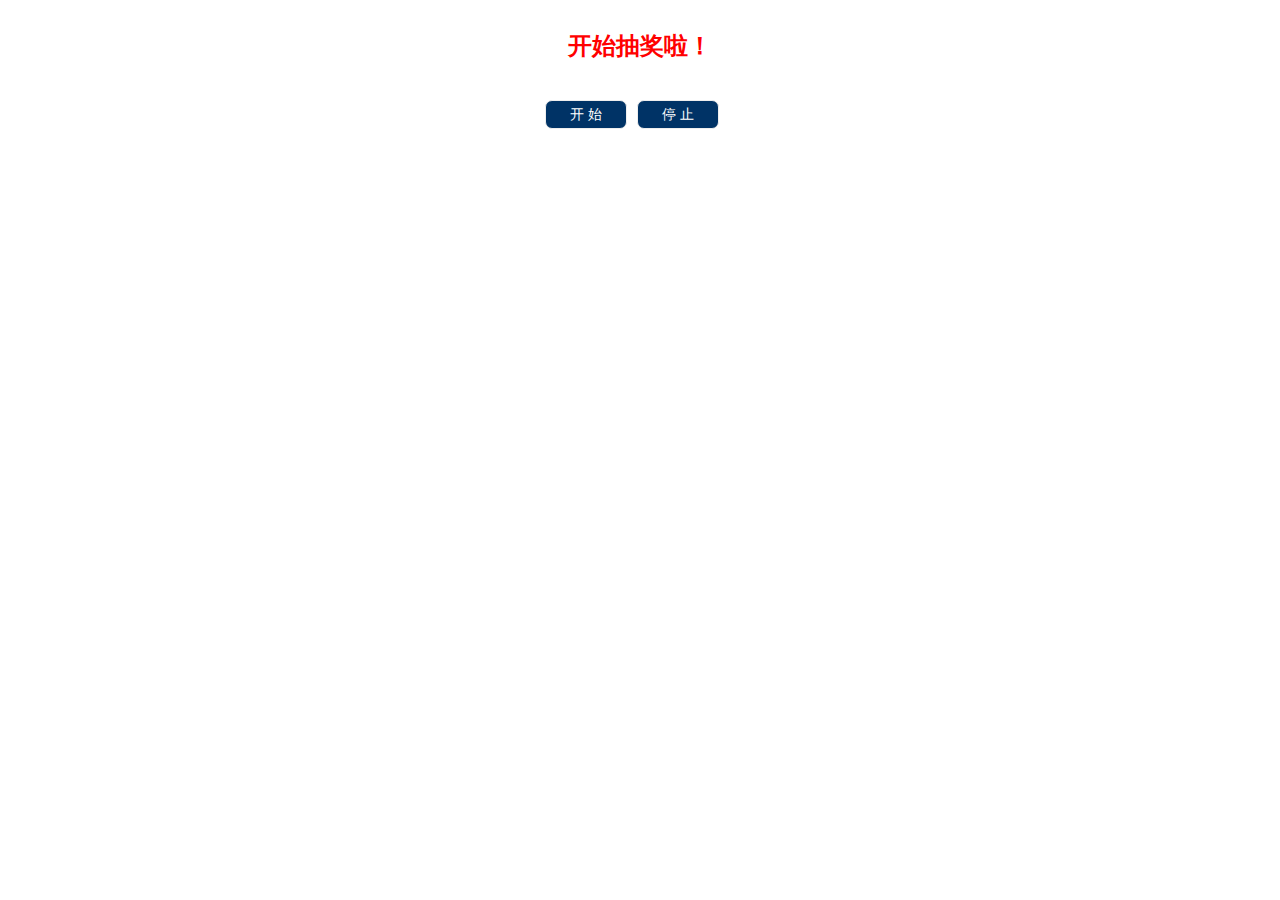
<file: EventTest/index.html>
<!DOCTYPE html>
<html lang="en">
<head>
	<meta charset="UTF-8">
	<title>抽奖</title>
	<link type="text/css" rel="stylesheet" href="css/style.css">
	<script src="js/script.js"></script>
</head>
<body>
	<div class="title" id="title">开始抽奖啦！</div>
	<div class="btns">
		<span id="play">开 始</span>
		<span id="stop">停 止</span>
	</div>
	
</body>
</html>
</file>
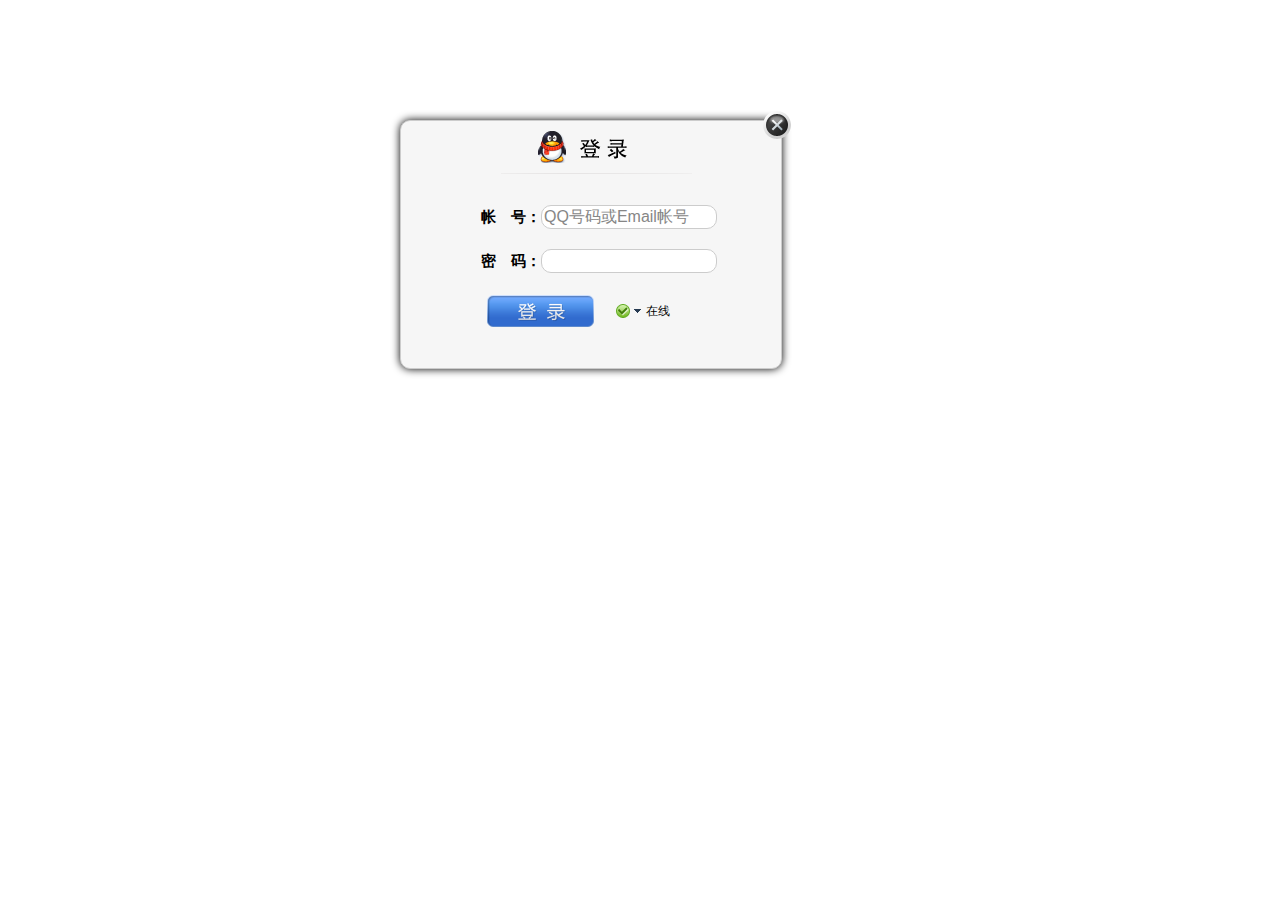
<file: QQ/index.html>
﻿<!DOCTYPE html>
<html xmlns="http://www.w3.org/1999/xhtml">
<head>
    <title>拖动</title>
    <link href="css/main.css" rel="stylesheet" />
    <script src="js/drag.js"></script>
</head>
<body>
    <div class="loginPanel" id="loginPanel">
         <div style="position: relative; z-index: 1;">
            <div class="ui_boxyClose" id="ui_boxyClose"></div>
        </div>
        <div class="login_logo_webqq"></div>
 

        <div class="inputs">
            <div class="sign-input"><span>帐　号：</span><span><input autocomplete="on" name="u" id="u" type="text" style="ime-mode: disabled" class="input01" tabindex="1" value="QQ号码或Email帐号" onFocus="if (value =='QQ号码或Email帐号'){value =''}" onBlur="if (value ==''){value='QQ号码或Email帐号';}" /></span></div>
            <div class="sign-input"><span>密　码：</span><span><input name="p" id="p" maxlength="16" type="password" class="input01" tabindex="2" /></span></div>
        </div>

        <div class="bottomDiv">
            <div class="btn" style="float: left"></div>
            <div>
                <div id="loginState" class="login-state-trigger login-state-trigger2 login-state" title="选择在线状态">
                    <div id="loginStateShow" class="login-state-show online">状态</div>
                    <div class="login-state-down">下</div>
                    <div class="login-state-txt" id="login2qq_state_txt">在线</div>
       <ul id="loginStatePanel" class="statePanel login-state" style="display: none">
        <li id="online" class="statePanel_li">
            <div class="stateSelect_icon online"></div>
            <div class="stateSelect_text">我在线上</div>
        </li>
        <li id="callme" class="statePanel_li">
            <div class="stateSelect_icon callme"></div>
            <div class="stateSelect_text">Q我吧</div>
        </li>
        <li id="away" class="statePanel_li">
            <div class="stateSelect_icon away"></div>
            <div class="stateSelect_text">离开</div>
        </li>
        <li id="busy" class="statePanel_li">
            <div class="stateSelect_icon busy"></div>
            <div class="stateSelect_text">忙碌</div>
        </li>
        <li id="silent" class="statePanel_li">
            <div class="stateSelect_icon silent"></div>
            <div class="stateSelect_text">请勿打扰</div>
        </li>
        <li id="hidden" class="statePanel_li">
            <div class="stateSelect_icon hidden"></div>
            <div class="stateSelect_text">隐身</div>
        </li>
    </ul>
                </div>

            </div>


        </div>

    </div>


</body>
</html>
</file>
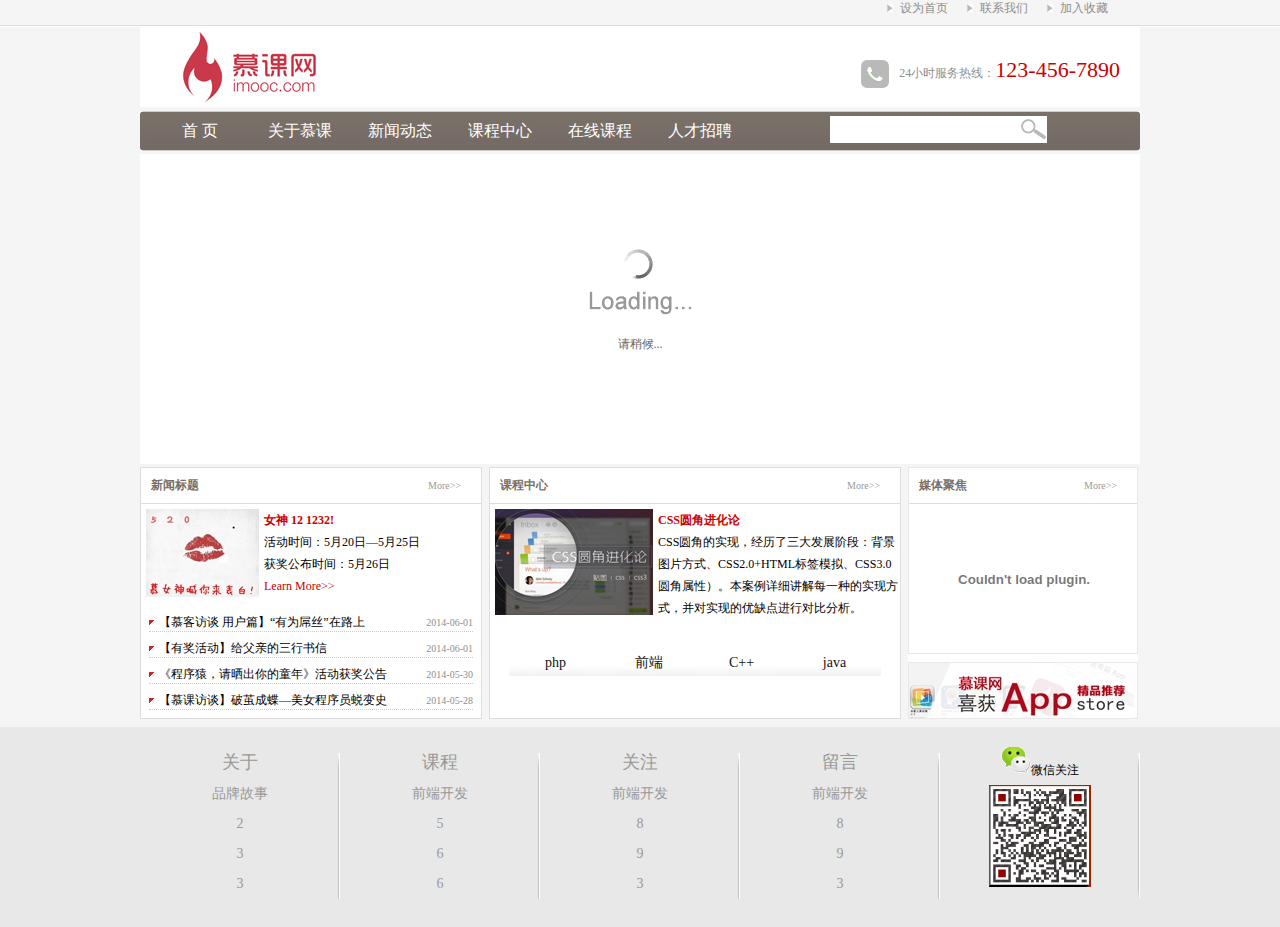
<file: staticwap/index.html>
<!DOCTYPE html>
<html lang="en">
<head>
<meta charset="UTF-8">
<title>企业网站</title>
<link href="css/main.css" rel="stylesheet" type="text/css" />
<script type="text/javascript" src="js/myfocus-2.0.1.min.js"></script>
<script type="text/javascript">
//设置
myFocus.set({
  id:'picBox',//ID
  pattern:'mF_pconline'//风格
});
</script>

</head>
<body>
<div class="top">
	<div class="top_content">
		<ul>
			<li><a href="#">加入收藏</a></li>
			<li><a href="#">联系我们</a></li>
      <li><a href="#">设为首页</a></li>
		</ul>
	</div>
</div><!-- top结束 -->
<div class="wrap">
  <div class="logo">
    <div class="logo_left"><img src="images/logo.jpg" alt="慕课网"></div>
    <div class="logo_right"><img src="images/tel.jpg" alt="电话">24小时服务热线：<span class="tel">123-456-7890</span></div>
    
  </div><!-- logo结束 -->
  
  <div class="nav">
    <div class="nav_left"></div>
    <div class="nav_mid">
      <div class="nav_mid_left">
        <ul>
             <li><a href="#">首    页</a></li>
             <li><a href="#">关于慕课</a></li>
             <li><a href="#">新闻动态</a></li>
             <li><a href="#">课程中心</a></li>
             <li><a href="#">在线课程</a></li>
             <li><a href="#">人才招聘</a></li>
           </ul>   
      </div>
      <div class="nav_mid_right">
        <form action="" method="post">
          <input type="text" class="search_text">
        </form>
      </div>
    </div>
    <div class="nav_right"></div>
  </div><!-- nav结束 -->
    <div class="ad" id="picBox">
    <div class="loading"><img src="images/loading.gif" alt="请稍候..." /></div>
      <div class="pic">
        <ul>
          <li><a href="#"><img src="images/ad1.jpg" alt="图片1"></a></li>
          <li><a href="#"><img src="images/ad2.jpg" alt="图片2"></a></li>
          <li><a href="#"><img src="images/ad3.jpg" alt="图片3"></a></li>
          <li><a href="#"><img src="images/ad4.jpg" alt="图片4"></a></li>

        </ul>
      </div>
    </div><!-- ad结束 -->
    <div class="main">
        <div class="news">
          <div class="title">
            <h2 class="title_left">新闻标题</h2>
            <span><a href="#">More&gt;&gt;</a></span>
          </div><!-- title结束 -->
          <div class="news_pic">
            <img src="images/news.jpg" alt="520女神">
            <h2><a href="#">女神 12 1232!</a></h2>
            <p>活动时间：5月20日—5月25日<br />
          获奖公布时间：5月26日<br />
          <a href="#">Learn More&gt;&gt;</a></p>
          </div><!-- news_pic结束 -->
          <div class="news_list">
            <ul>
              <li><span>2014-06-01</span> <a href="#">【慕客访谈 用户篇】“有为屌丝”在路上</a></li>
              <li><span>2014-06-01</span><a href="news.html">【有奖活动】给父亲的三行书信</a></li>
              <li><span>2014-05-30</span><a href="news.html">《程序猿，请晒出你的童年》活动获奖公告</a></li>
              <li><span>2014-05-28</span><a href="news.html" title="aa">【慕课访谈】破茧成蝶—美女程序员蜕变史</a></li>

            </ul>
          </div>
        </div><!-- news结束 -->
        <div class="products">
          <div class="title">
            <h2 class="title_left">课程中心</h2>
            <span><a href="#">More&gt;&gt;</a></span>
          </div>
          <div class="products_pic">
            <img src="images/css.jpg" alt="圆角">
            <h2><a href="#">CSS圆角进化论</a></h2>
            <p>CSS圆角的实现，经历了三大发展阶段：背景图片方式、CSS2.0+HTML标签模拟、CSS3.0圆角属性）。本案例详细讲解每一种的实现方式，并对实现的优缺点进行对比分析。</p>
          </div>
          <div class="products_list">
            <ul>
              <li><a href="#">php</a></li>
              <li><a href="#">前端</a></li>
              <li><a href="#">C++</a></li>
              <li><a href="#">java</a></li>
            </ul>
          </div>
        </div><!-- products结束 -->
        <div class="sidebar">
          <div class="video">
            <div class="title">
              <h2 class="title_left">媒体聚焦</h2>
              <span><a href="#">More&gt;&gt;</a></span>
            </div>
            <p class="video_content">
              <embed src='http://player.youku.com/player.php/Type/Folder/Fid//Ob//sid/XMTk3NjAyNzE4NA==/v.swf' quality='high' width='220' height='140' align='middle' allowScriptAccess='always' allowFullScreen='true' mode='transparent' type='application/x-shockwave-flash'></embed>
            </p>
          </div >
          <div class="service"><img src="images/app.jpg" alt=""></div>
        </div><!-- sidebar结束 -->
    </div>
</div><!-- wrap结束 -->
<div class="copyright">
  <div class="copyright_content">
    <ul>
      <li><a href="#">关于</a>
        <ul>
          <li><a href="#">品牌故事</a></li>
          <li><a href="#">2</a></li>
          <li><a href="#">3</a></li>
           <li><a href="#">3</a></li>
        </ul>
      </li>  
      <li><a href="#">课程</a>
        <ul>
          <li><a href="#">前端开发</a></li>
          <li><a href="#">5</a></li>
          <li><a href="#">6</a></li>
          <li><a href="#">6</a></li>
        </ul>
      </li>
      <li><a href="#">关注</a>
         <ul>
          <li><a href="#">前端开发</a></li>
          <li><a href="#">8</a></li>
          <li><a href="#">9</a></li>
           <li><a href="#">3</a></li>
        </ul>
      </li>
      <li><a href="#">留言</a>
         <ul>
          <li><a href="#">前端开发</a></li>
          <li><a href="#">8</a></li>
          <li><a href="#">9</a></li>
           <li><a href="#">3</a></li>
        </ul>
      </li>
      <li><img src="images/weixin.png" alt="微信">微信关注
        <ul>
          <li><img src="images/qrcode.png" height="102" width="102" alt="扫一扫"></li>
        </ul>
      </li>
    </ul>
  </div>
</div>


</body>
</html>
</file>
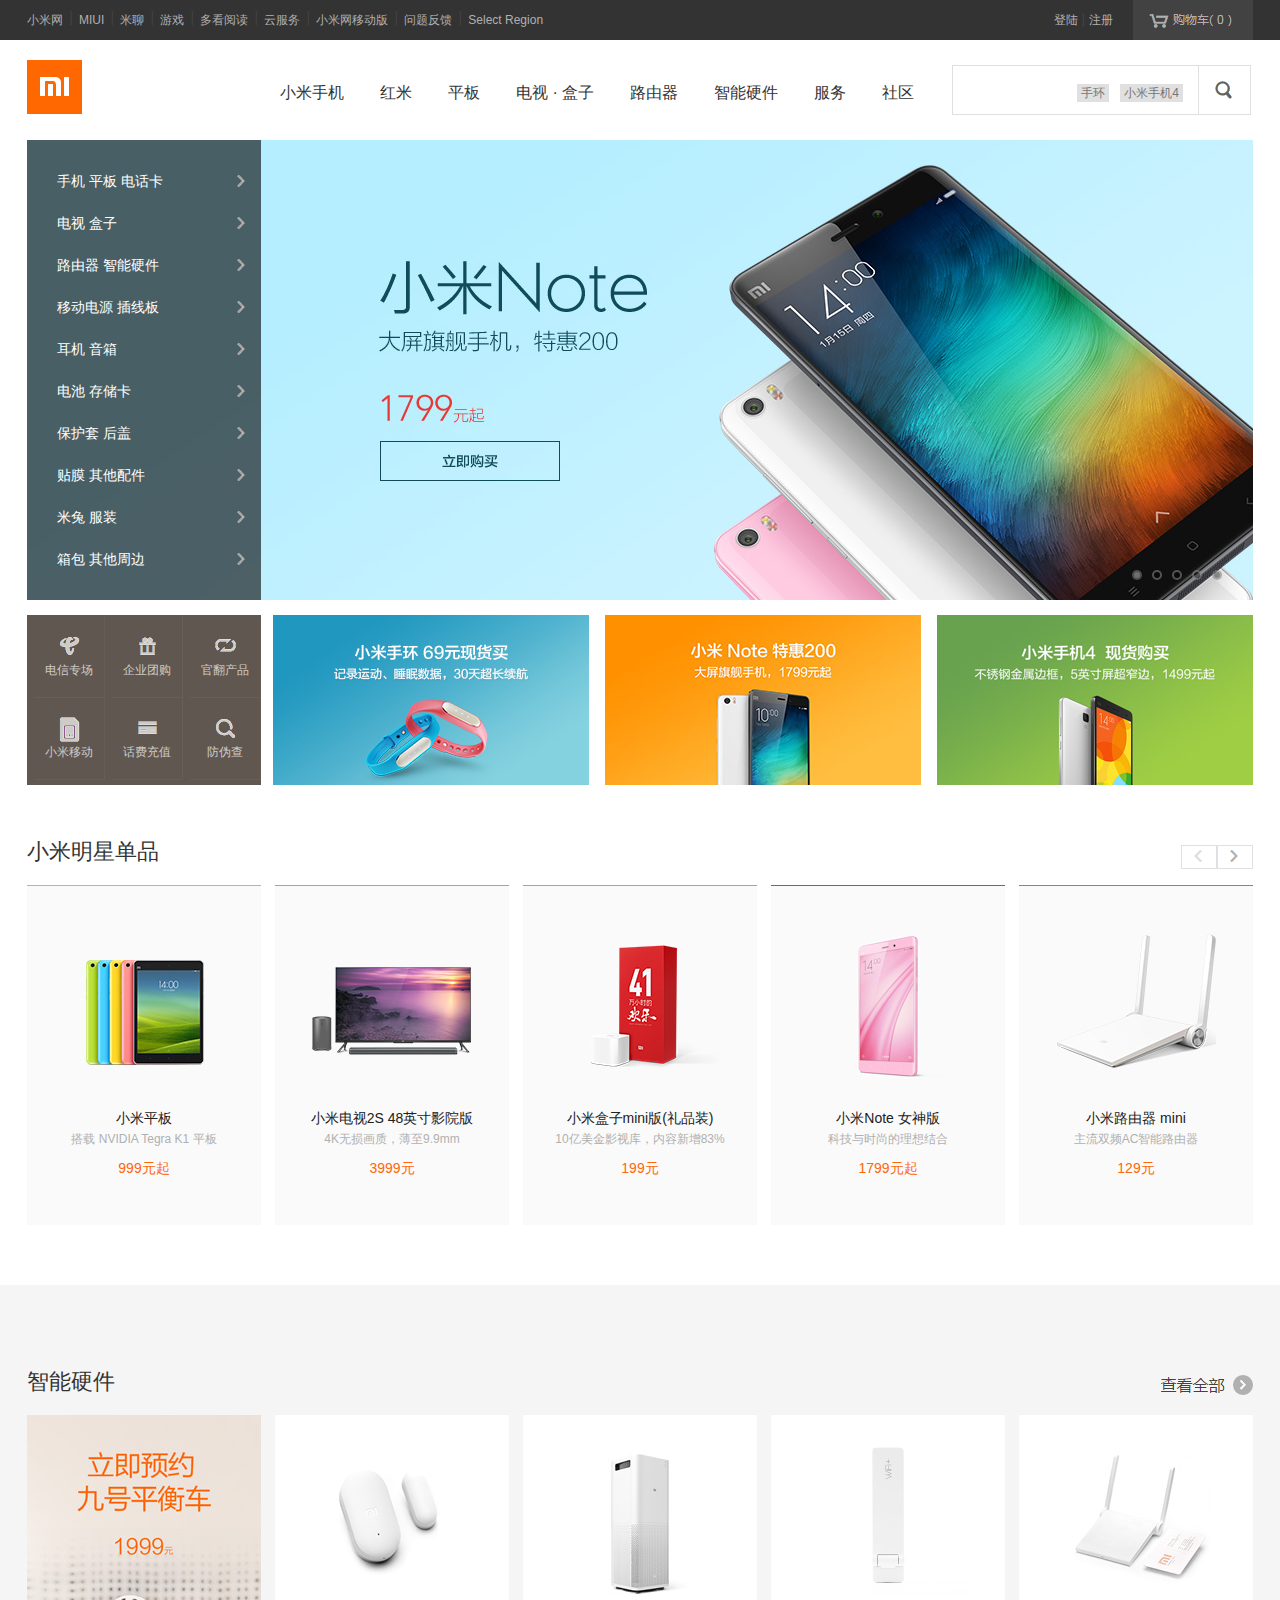
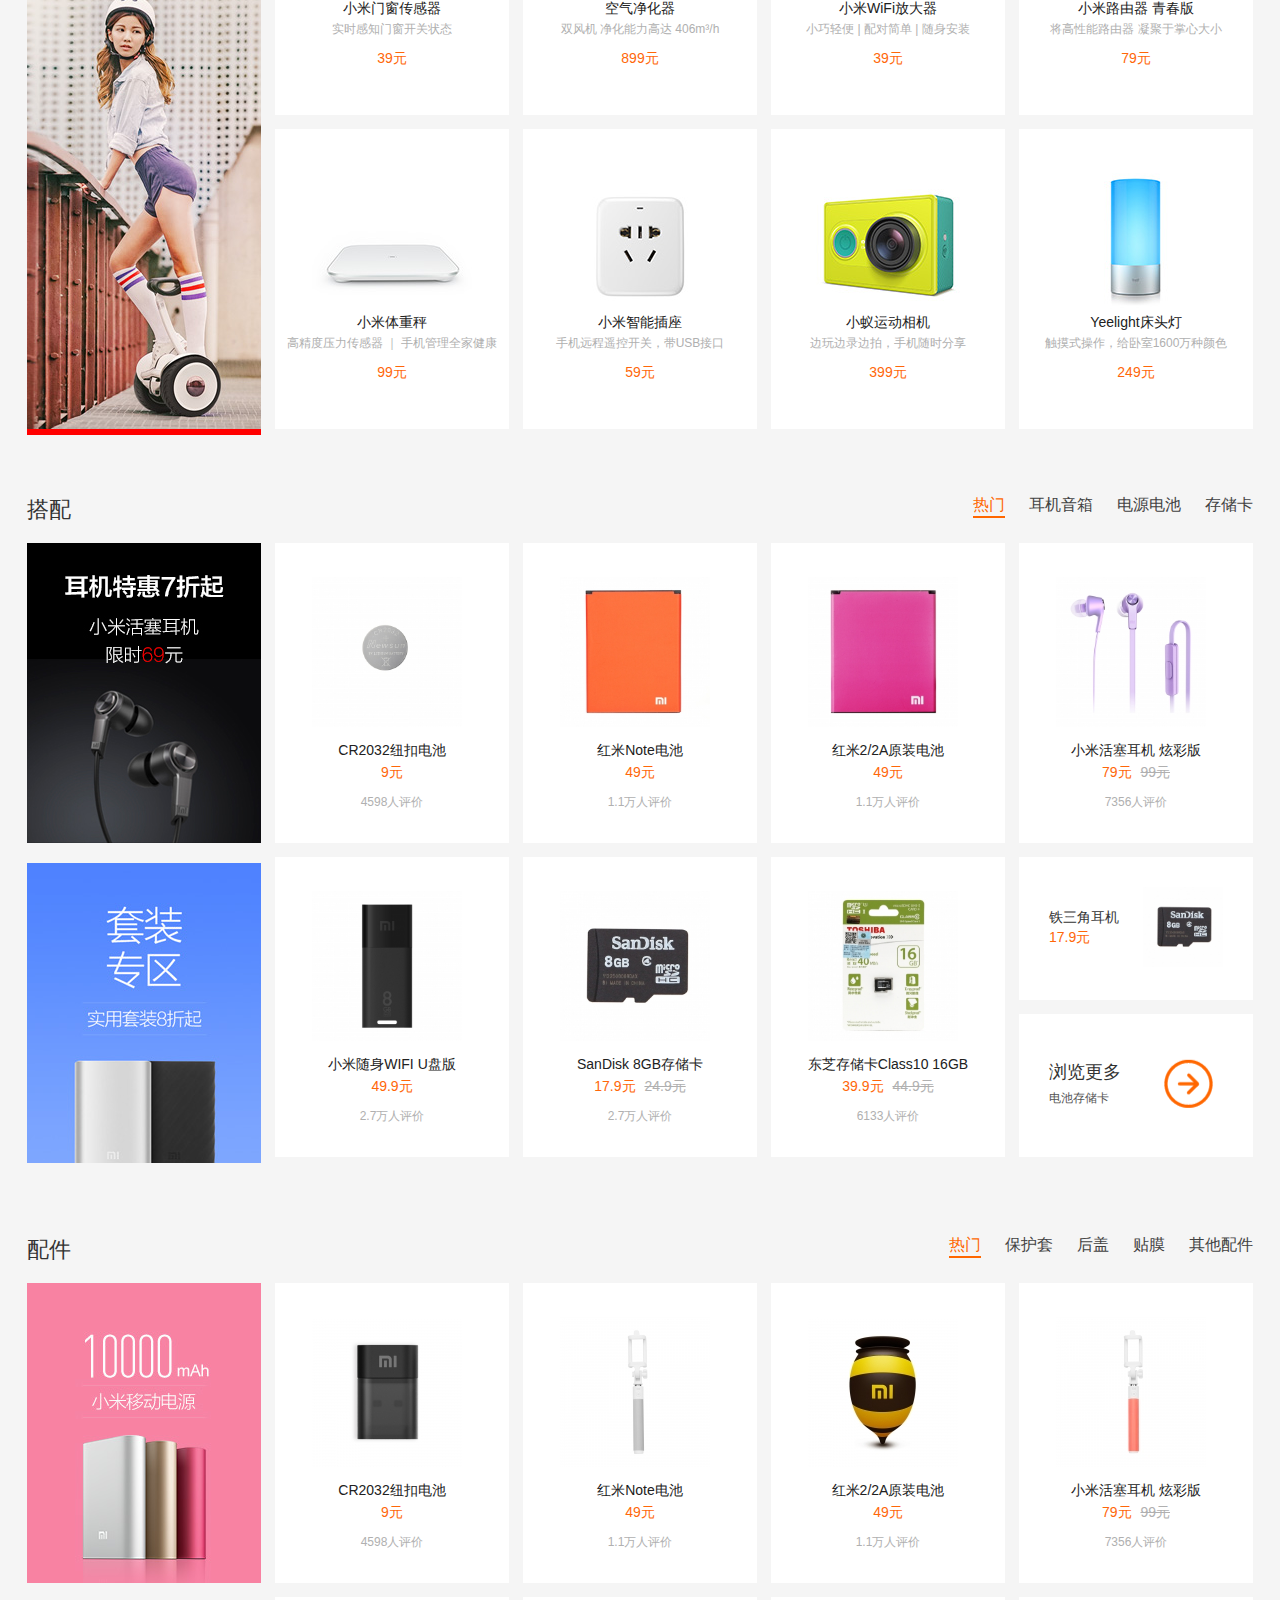
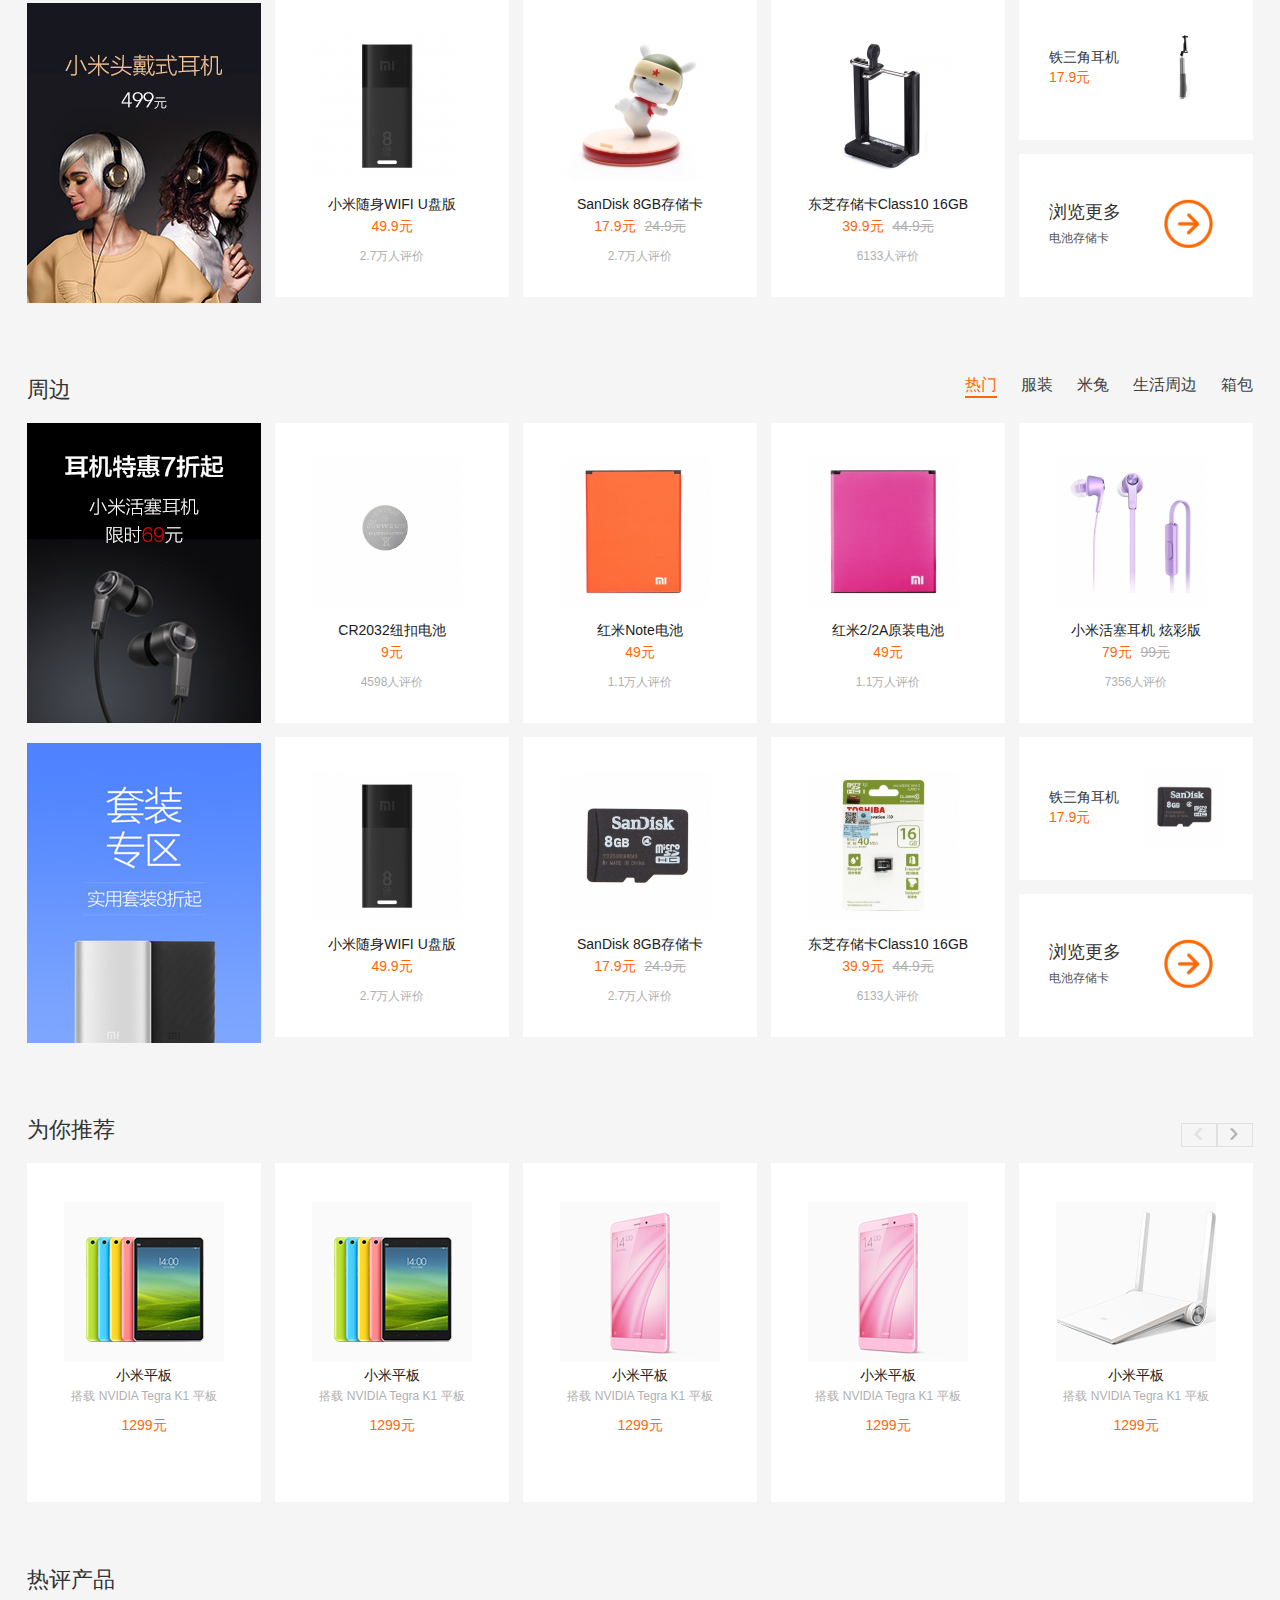
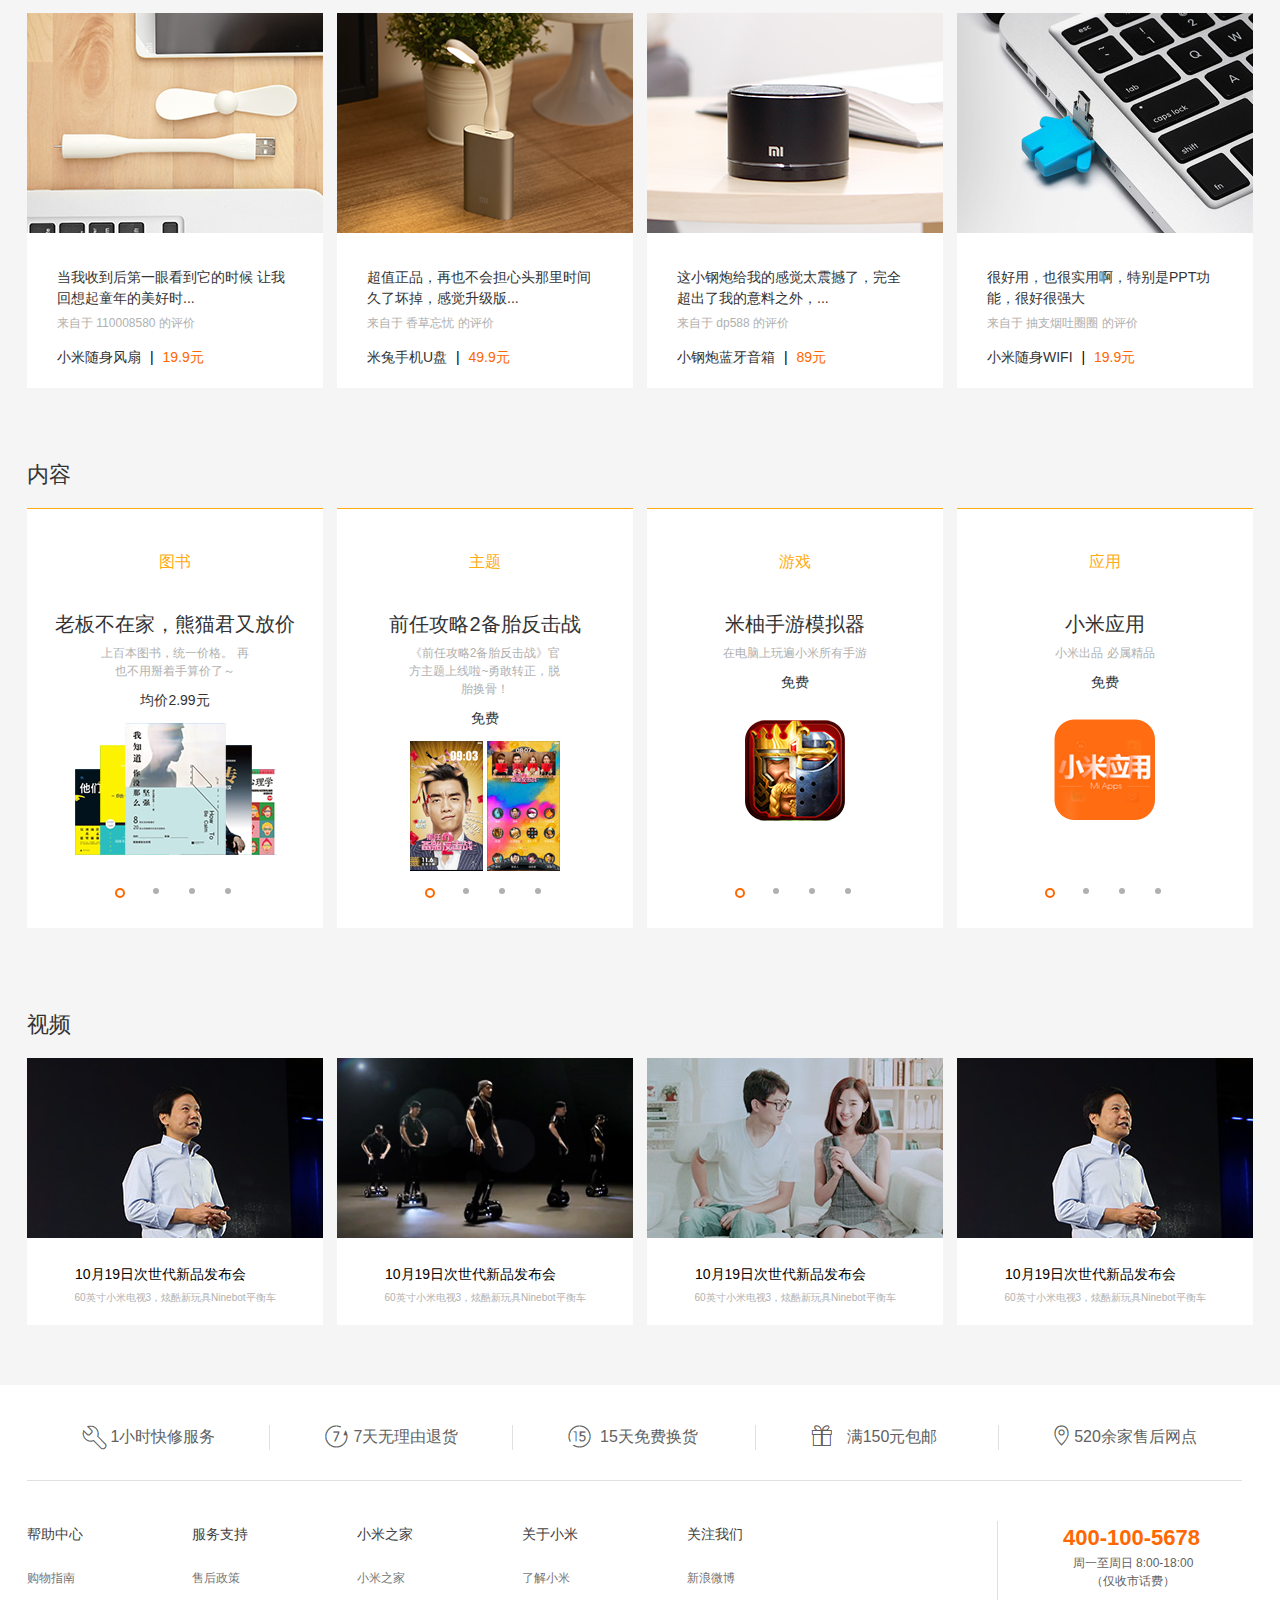
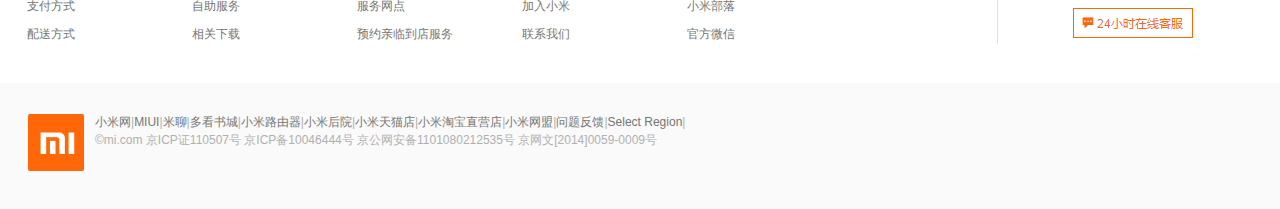
<file: 仿小米官网/index.html>
<!DOCTYPE html>
<html lang="en">
<head>
	<meta charset="UTF-8">
	<link type="text/css" rel="stylesheet" href="style/reset.css" >
	<link rel="stylesheet" type="text/css" href="style/main.css">
	
	<script type="text/javascript" src="js/jquery-3.1.1.js"></script>
	<script type="text/javascript" src="js/js.js"></script>
	<title>首页</title>
</head>
<body>
	<div id="wrap">
		<div id="header">
			<div class="topbar">
				<div class="comWidth2">
					<ul class="leftArea">
						<li>
							<a href="#">小米网</a>
						</li>
						<li>
							<span class="sep">|</span>
						</li>
						<li>
							<a href="#">MIUI</a>
						</li>
						<li>
							<span class="sep">|</span>
						</li>
						<li>
							<a href="#">米聊</a>
						</li>
						<li>
							<span class="sep">|</span>
						</li>
						<li>
							<a href="#">游戏</a>
						</li>
						<li>
							<span class="sep">|</span>
						</li>
						<li>
							<a href="#">多看阅读</a>
						</li>
						<li>
							<span class="sep">|</span>
						</li>
						<li>
							<a href="#">云服务</a>
						</li>
						<li>
							<span class="sep">|</span>
						</li>
						<li>
							<a href="#">小米网移动版</a>
						</li>
						<li>
							<span class="sep">|</span>
						</li>
						<li>
							<a href="#">问题反馈</a>
						</li>
						<li>
							<span class="sep">|</span>
						</li>
						<li>
							<a href="#">Select Region</a>
						</li>
					</ul>
					<div class="rightArea">
						<div class="login fl">
							<a href="#">登陆</a>
							<span class="sep">|</span>
							<a href="#">注册</a>
						</div>
						<div class="buy_car fl">
							<img src="images/shopcar.png" class="buy_car_img fr"/>
							<div class="buy_car_spec">
								<p></p>
							</div>
						</div>
					</div>
				</div>
			</div>
		</div>
		<div class="navMenu nav_menu_show1">
			<div class="nav_menu_list">
				<ul class="nav_menu_spec">
					<li>
						<a href="#" class="nav_menu_list_img">
							<img src="images/nav_menu1_1.jpg" />
						</a>
						<p>
							<a href="#" class="nav_menu_list_title">小米手机4c</a>
						</p>
						<p>
							<a href="#" class="nav_menu_list_price">1299元起</a>
						</p>
					</li>
					<li>
						<a href="#" class="nav_menu_list_img">
							<img src="images/nav_menu1_2.jpg" />
						</a>
						<p>
							<a href="#" class="nav_menu_list_title">小米手机4</a>
						</p>
						<p>
							<a href="#" class="nav_menu_list_price">1299元起</a>
						</p>
					</li>
					<li>
						<a href="#" class="nav_menu_list_img">
							<img src="images/nav_menu1_3.jpg" />
						</a>
						<p>
							<a href="#" class="nav_menu_list_title">小米Note 标准版</a>
						</p>
						<p>
							<a href="#" class="nav_menu_list_price">1799元起</a>
						</p>
					</li>
					<li>
						<a href="#" class="bdr_0 nav_menu_list_img ">
							<img src="images/nav_menu1_4.jpg" />
						</a>
						<p>
							<a href="#" class="nav_menu_list_title">小米Note 顶配版</a>
						</p>
						<p>
							<a href="#" class="nav_menu_list_price">2999元起</a>
						</p>
					</li>
				</ul>
			</div>
		</div>
		<div class="navMenu nav_menu_show2">
			<div class="nav_menu_list">
				<ul class="nav_menu_spec">
					<li>
						<a href="#" class="nav_menu_list_img">
							<img src="images/nav_menu2_1.jpg" />
						</a>
						<p>
							<a href="#" class="nav_menu_list_title">小米手机4c</a>
						</p>
						<p>
							<a href="#" class="nav_menu_list_price">1299元起</a>
						</p>
					</li>
					<li>
						<a href="#" class="nav_menu_list_img">
							<img src="images/nav_menu2_2.jpg" />
						</a>
						<p>
							<a href="#" class="nav_menu_list_title">小米手机4c</a>
						</p>
						<p>
							<a href="#" class="nav_menu_list_price">1299元起</a>
						</p>
					</li>
					<li>
						<a href="#" class="nav_menu_list_img">
							<img src="images/nav_menu2_3.jpg" />
						</a>
						<p>
							<a href="#" class="nav_menu_list_title">小米手机4c</a>
						</p>
						<p>
							<a href="#" class="nav_menu_list_price">1299元起</a>
						</p>
					</li>
					<li>
						<a href="#" class="bdr_0 nav_menu_list_img ">
							<img src="images/nav_menu2_4.jpg" />
						</a>
						<p>
							<a href="#" class="nav_menu_list_title">小米手机4c</a>
						</p>
						<p>
							<a href="#" class="nav_menu_list_price">1299元起</a>
						</p>
					</li>
				</ul>
			</div>
		</div>
		<div class="navMenu nav_menu_show3">
			<div class="nav_menu_list">
				<ul class="nav_menu_spec">
					<li>
						<a href="#" class="nav_menu_list_img">
							<img src="images/nav_menu3_1.jpg" />
						</a>
						<p>
							<a href="#" class="nav_menu_list_title">小米手机4c</a>
						</p>
						<p>
							<a href="#" class="nav_menu_list_price">1299元起</a>
						</p>
					</li>
					<li>
						<a href="#" class="nav_menu_list_img">
							<img src="images/nav_menu3_2.jpg" />
						</a>
						<p>
							<a href="#" class="nav_menu_list_title">小米手机4c</a>
						</p>
						<p>
							<a href="#" class="nav_menu_list_price">1299元起</a>
						</p>
					</li>
				</ul>
			</div>
		</div>
		<div class="navMenu nav_menu_show4">
			<div class="nav_menu_list">
				<ul class="nav_menu_spec">
					<li>
						<a href="#" class="nav_menu_list_img">
							<img src="images/nav_menu4_1.jpg" />
						</a>
						<p>
							<a href="#" class="nav_menu_list_title">小米手机4c</a>
						</p>
						<p>
							<a href="#" class="nav_menu_list_price">1299元起</a>
						</p>
					</li>
					<li>
						<a href="#" class="nav_menu_list_img">
							<img src="images/nav_menu4_2.jpg" />
						</a>
						<p>
							<a href="#" class="nav_menu_list_title">小米手机4c</a>
						</p>
						<p>
							<a href="#" class="nav_menu_list_price">1299元起</a>
						</p>
					</li>
					<li>
						<a href="#" class="nav_menu_list_img">
							<img src="images/nav_menu4_3.jpg" />
						</a>
						<p>
							<a href="#" class="nav_menu_list_title">小米手机4c</a>
						</p>
						<p>
							<a href="#" class="nav_menu_list_price">1299元起</a>
						</p>
					</li>
					<li>
						<a href="#" class="bdr_0 nav_menu_list_img ">
							<img src="images/nav_menu4_4.jpg" />
						</a>
						<p>
							<a href="#" class="nav_menu_list_title">小米手机4c</a>
						</p>
						<p>
							<a href="#" class="nav_menu_list_price">1299元起</a>
						</p>
					</li>
				</ul>
			</div>
		</div>
		<div class="navMenu nav_menu_show5">
			<div class="nav_menu_list">
				<ul class="nav_menu_spec">
					<li>
						<a href="#" class="nav_menu_list_img">
							<img src="images/nav_menu5_1.jpg" />
						</a>
						<p>
							<a href="#" class="nav_menu_list_title">小米手机4c</a>
						</p>
						<p>
							<a href="#" class="nav_menu_list_price">1299元起</a>
						</p>
					</li>
					<li>
						<a href="#" class="nav_menu_list_img">
							<img src="images/nav_menu5_2.jpg" />
						</a>
						<p>
							<a href="#" class="nav_menu_list_title">小米手机4c</a>
						</p>
						<p>
							<a href="#" class="nav_menu_list_price">1299元起</a>
						</p>
					</li>
					<li>
						<a href="#" class="nav_menu_list_img">
							<img src="images/nav_menu5_3.jpg" />
						</a>
						<p>
							<a href="#" class="nav_menu_list_title">小米手机4c</a>
						</p>
						<p>
							<a href="#" class="nav_menu_list_price">1299元起</a>
						</p>
					</li>
					<li>
						<a href="#" class="bdr_0 nav_menu_list_img ">
							<img src="images/nav_menu5_4.jpg" />
						</a>
						<p>
							<a href="#" class="nav_menu_list_title">小米手机4c</a>
						</p>
						<p>
							<a href="#" class="nav_menu_list_price">1299元起</a>
						</p>
					</li>
				</ul>
			</div>
		</div>
		<div class="navMenu nav_menu_show6">
			<div class="nav_menu_list">
				<ul class="nav_menu_spec">
					<li>
						<a href="#" class="nav_menu_list_img">
							<img src="images/nav_menu6_1.jpg" />
						</a>
						<p>
							<a href="#" class="nav_menu_list_title">小米手机4c</a>
						</p>
						<p>
							<a href="#" class="nav_menu_list_price">1299元起</a>
						</p>
					</li>
					<li>
						<a href="#" class="nav_menu_list_img">
							<img src="images/nav_menu6_2.jpg" />
						</a>
						<p>
							<a href="#" class="nav_menu_list_title">小米手机4c</a>
						</p>
						<p>
							<a href="#" class="nav_menu_list_price">1299元起</a>
						</p>
					</li>
					<li>
						<a href="#" class="nav_menu_list_img">
							<img src="images/nav_menu6_3.jpg" />
						</a>
						<p>
							<a href="#" class="nav_menu_list_title">小米手机4c</a>
						</p>
						<p>
							<a href="#" class="nav_menu_list_price">1299元起</a>
						</p>
					</li>
					<li>
						<a href="#" class="nav_menu_list_img">
							<img src="images/nav_menu6_4.jpg" />
						</a>
						<p>
							<a href="#" class="nav_menu_list_title">小米手机4c</a>
						</p>
						<p>
							<a href="#" class="nav_menu_list_price">1299元起</a>
						</p>
					</li>
					<li>
						<a href="#" class="nav_menu_list_img">
							<img src="images/nav_menu6_5.jpg" />
						</a>
						<p>
							<a href="#" class="nav_menu_list_title">小米手机4c</a>
						</p>
						<p>
							<a href="#" class="nav_menu_list_price">1299元起</a>
						</p>
					</li>
					<li>
						<a href="#" class="bdr_0 nav_menu_list_img ">
							<img src="images/nav_menu6_6.jpg" />
						</a>
						<p>
							<a href="#" class="nav_menu_list_title">小米手机4c</a>
						</p>
						<p>
							<a href="#" class="nav_menu_list_price">1299元起</a>
						</p>
					</li>
				</ul>
			</div>
		</div>
		<div class="wrap_inner_top">
			<div class="container comWidth clearfix">
				<div class="nav clearfix">
					<div class="logo fl"></div>
					<ul class="nav_list clearfix fl">
						<li>
							<a href="#">小米手机</a>
						</li>
						<li>
							<a href="#">红米</a>
						</li>
						<li>
							<a href="#">平板</a>
						</li>
						<li>
							<a href="#">电视 · 盒子</a>
						</li>
						<li>
							<a href="#">路由器</a>
						</li>
						<li>
							<a href="#">智能硬件</a>
						</li>
						<li>
							<a href="#">服务</a>
						</li>
						<li>
							<a href="#">社区</a>
						</li>
					</ul>

					<div class="search fl">
						<div class="search_box">
							<form>
								<input type="text" class="search_txt fl" />
								<input type="submit" class="search_btn fl" value="" />
								<div class="hot_word1">
									<a href="#">手环</a>
								</div>
								<div class="hot_word2">
									<a href="#">小米手机4</a>
								</div>
							</form>
						</div>
						<ul class="search_extra">
							<li>
								<a href="#">
									<span class="spec_name">移动电源</span>
									<span class="result">约有22件</span>
								</a>
							</li>
							<li>
								<a href="#">
									<span class="spec_name">空气净化器</span>
									<span class="result">约有2件</span>
								</a>
							</li>
							<li>
								<a href="#">
									<span class="spec_name">小米手环</span>
									<span class="result">约有5件</span>
								</a>
							</li>
							<li>
								<a href="#">
									<span class="spec_name">WiFi</span>
									<span class="result">约有7件</span>
								</a>
							</li>
							<li>
								<a href="#">
									<span class="spec_name">自拍杆</span>
									<span class="result">约有1件</span>
								</a>
							</li>
							<li>
								<a href="#">
									<span class="spec_name">小米体重秤</span>
									<span class="result">约有134件</span>
								</a>
							</li>
							<li>
								<a href="#">
									<span class="spec_name">小蚁摄像机</span>
									<span class="result">约有6件</span>
								</a>
							</li>
							<li>
								<a href="#">
									<span class="spec_name">运动相机</span>
									<span class="result">约有22件</span>
								</a>
							</li>
							<li>
								<a href="#">
									<span class="spec_name">智能插座</span>
									<span class="result">约有4件</span>
								</a>
							</li>
							<li>
								<a href="#">
									<span class="spec_name">配件优惠套装</span>
									<span class="result">约有11件</span>
								</a>
							</li>
						</ul>
					</div>

				</div>

				<div class="category clearfix">

					<ul class="category_list">
						<li class="category_item">
							<a href="" class="category_item_icon">手机 平板 电话卡</a>
							<div class="category_item_box clearfix">
								<ul class="category_item_list fl">

									<li class="category_item_spec clearfix">
										<a href="#" class="category_item_spec_detail fl clearfix">
											<img src="images/category/note.jpg" />
											<span class="category_item_title">小米Note</span>
										</a>
										<span href="#" class="category_item_btn fl">选够</span>
									</li>
									<div class="clearfix"></div>
									<li class="category_item_spec">
										<a href="#" class="category_item_spec_detail fl">
											<img src="images/category/mi4.jpg" />
											<span class="category_item_title">小米手机4</span>
										</a>
										<span href="#" class="category_item_btn fl">选够</span>
									</li>
									<div class="clearfix"></div>
									<li class="category_item_spec">
										<a href="#" class="category_item_spec_detail fl">
											<img src="images/category/mi4c.jpg" />
											<span class="category_item_title">小米手机4c</span>
										</a>
										<span href="#" class="category_item_btn fl">选够</span>
									</li>
									<div class="clearfix"></div>
									<li class="category_item_spec">
										<a href="#" class="category_item_spec_detail fl">
											<img src="images/category/note2.jpg" />
											<span class="category_item_title">红米Note2</span>
										</a>
										<span href="#" class="category_item_btn fl">选够</span>
									</li>
									<div class="clearfix"></div>
									<li class="category_item_spec">
										<a href="#" class="category_item_spec_detail fl">
											<img src="images/category/note.jpg" />
											<span class="category_item_title">红米Note电信版</span>
										</a>
										<span href="#" class="category_item_btn fl">选够</span>
									</li>
									<div class="clearfix"></div>
									<li class="category_item_spec">
										<a href="#" class="category_item_spec_detail fl">
											<img src="images/category/hongmi2.jpg" />
											<span class="category_item_title">红米手机2</span>
										</a>
										<span href="#" class="category_item_btn fl">选够</span>
									</li>
								</ul>
								<ul class="category_item_list fl">
									<li class="category_item_spec">
										<a href="#" class="category_item_spec_detail fl">
											<img src="images/category/hongmi2a.jpg" />
											<span class="category_item_title">红米手机2A</span>
										</a>
										<span href="#" class="category_item_btn fl">选够</span>
									</li>
									<div class="clearfix"></div>
									<li class="category_item_spec">
										<a href="#" class="category_item_spec_detail fl">
											<img src="images/category/mipad.jpg" />
											<span class="category_item_title">小米平板</span>
										</a>
										<span href="#" class="category_item_btn fl">选够</span>
									</li>
									<div class="clearfix"></div>
									<li class="category_item_spec">
										<a href="#" class="category_item_spec_detail fl">
											<img src="images/category/telcom.jpg" />
											<span class="category_item_title">电信版</span>
										</a>
										<span href="#" class="category_item_btn fl">选够</span>
									</li>
									<div class="clearfix"></div>
									<li class="category_item_spec">
										<a href="#" class="category_item_spec_detail fl">
											<img src="images/category/heyue.jpg" />
											<span class="category_item_title">合约机</span>
										</a>
										<span href="#" class="category_item_btn fl">选够</span>
									</li>
									<div class="clearfix"></div>
									<li class="category_item_spec">
										<a href="#" class="category_item_spec_detail fl">
											<img src="images/category/zhongxin.jpg" />
											<span class="category_item_title">中信特权</span>
										</a>
										<span href="#" class="category_item_btn fl">选够</span>
									</li>
									<div class="clearfix"></div>
									<li class="category_item_spec">
										<a href="#" class="category_item_spec_detail fl">
											<img src="images/category/compare.jpg" />
											<span class="category_item_title">对比手机</span>
										</a>
										<span href="#" class="category_item_btn fl">选够</span>
									</li>
								</ul>
								<ul class="category_item_list fl active">
									<li class="category_item_spec">
										<a href="#" class="category_item_spec_detail fl">
											<img src="images/category/mimobile.jpg" />
											<span class="category_item_title">小米移动电话卡</span>
										</a>
									</li>
								</ul>
							</div>
						</li>

						<li class="category_item">
							<a href="" class="category_item_icon">电视 盒子</a>
							<div class="category_item_box">
								<ul class="category_item_list fl">
									<li class="category_item_spec">
										<a href="#" class="category_item_spec_detail fl">
											<img src="images/category/tv40.jpg" />
											<span class="category_item_title">小米电视 40英寸</span>
										</a>
									</li>
									<div class="clearfix"></div>
									<li class="category_item_spec">
										<a href="#" class="category_item_spec_detail fl">
											<img src="images/category/tv48.jpg" />
											<span class="category_item_title">小米电视 48英寸</span>
										</a>
									</li>
									<div class="clearfix"></div>
									<li class="category_item_spec">
										<a href="#" class="category_item_spec_detail fl">
											<img src="images/category/tv49.jpg" />
											<span class="category_item_title">小米电视 49英寸</span>
										</a>
									</li>
									<div class="clearfix"></div>
									<li class="category_item_spec">
										<a href="#" class="category_item_spec_detail fl">
											<img src="images/category/tv3-55.jpg" />
											<span class="category_item_title">小米电视 55英寸</span>
										</a>
									</li>
									<div class="clearfix"></div>
									<li class="category_item_spec">
										<a href="#" class="category_item_spec_detail fl">
											<img src="images/category/tv60.jpg" />
											<span class="category_item_title">小米电视 60英寸</span>
										</a>
									</li>
									<div class="clearfix"></div>
									<li class="category_item_spec">
										<a href="#" class="category_item_spec_detail fl">
											<img src="images/category/hezis.jpg" />
											<span class="category_item_title">小米盒子3</span>
										</a>
									</li>
								</ul>
								<ul class="category_item_list fl">
									<li class="category_item_spec">
										<a href="#" class="category_item_spec_detail fl">
											<img src="images/category/hezimini.jpg" />
											<span class="category_item_title">小米盒子mini</span>
										</a>
									</li>
									<div class="clearfix"></div>
									<li class="category_item_spec">
										<a href="#" class="category_item_spec_detail fl">
											<img src="images/category/tvzj.jpg" />
											<span class="category_item_title">小米电视主机</span>
										</a>
									</li>
									<div class="clearfix"></div>
									<li class="category_item_spec">
										<a href="#" class="category_item_spec_detail fl">
											<img src="images/category/diyinpao.jpg" />
											<span class="category_item_title">小米低音炮</span>
										</a>
									</li>
									<div class="clearfix"></div>
									<li class="category_item_spec">
										<a href="#" class="category_item_spec_detail fl">
											<img src="images/category/shb.jpg" />
											<span class="category_item_title">蓝牙手柄</span>
										</a>
									</li>
									<div class="clearfix"></div>
									<li class="category_item_spec">
										<a href="#" class="category_item_spec_detail fl">
											<img src="images/category/dianshipeijian.jpg" />
											<span class="category_item_title">小米盒子配件</span>
										</a>
									</li>
								</ul>
							</div>
						</li>
						<li class="category_item">
							<a href="" class="category_item_icon">路由器 智能硬件</a>
							<div class="category_item_box">
								<ul class="category_item_list fl">
									<li class="category_item_spec">
										<a href="#" class="category_item_spec_detail fl">
											<img src="images/category/tv40.jpg" />
											<span class="category_item_title">小米电视 40英寸</span>
										</a>
									</li>
									<div class="clearfix"></div>
									<li class="category_item_spec">
										<a href="#" class="category_item_spec_detail fl">
											<img src="images/category/tv48.jpg" />
											<span class="category_item_title">小米电视 48英寸</span>
										</a>
									</li>
									<div class="clearfix"></div>
									<li class="category_item_spec">
										<a href="#" class="category_item_spec_detail fl">
											<img src="images/category/tv49.jpg" />
											<span class="category_item_title">小米电视 49英寸</span>
										</a>
									</li>
									<div class="clearfix"></div>
									<li class="category_item_spec">
										<a href="#" class="category_item_spec_detail fl">
											<img src="images/category/tv3-55.jpg" />
											<span class="category_item_title">小米电视 55英寸</span>
										</a>
									</li>
									<div class="clearfix"></div>
									<li class="category_item_spec">
										<a href="#" class="category_item_spec_detail fl">
											<img src="images/category/tv60.jpg" />
											<span class="category_item_title">小米电视 60英寸</span>
										</a>
									</li>
									<div class="clearfix"></div>
									<li class="category_item_spec">
										<a href="#" class="category_item_spec_detail fl">
											<img src="images/category/hezis.jpg" />
											<span class="category_item_title">小米盒子3</span>
										</a>
									</li>
								</ul>
							</div>
						</li>
						<li class="category_item">
							<a href="" class="category_item_icon">移动电源 插线板</a>
							<div class="category_item_box">
								<ul class="category_item_list fl">
									<li class="category_item_spec">
										<a href="#" class="category_item_spec_detail fl">
											<img src="images/category/tv40.jpg" />
											<span class="category_item_title">小米电视 40英寸</span>
										</a>
									</li>
									<div class="clearfix"></div>
									<li class="category_item_spec">
										<a href="#" class="category_item_spec_detail fl">
											<img src="images/category/tv48.jpg" />
											<span class="category_item_title">小米电视 48英寸</span>
										</a>
									</li>
									<div class="clearfix"></div>
									<li class="category_item_spec">
										<a href="#" class="category_item_spec_detail fl">
											<img src="images/category/tv49.jpg" />
											<span class="category_item_title">小米电视 49英寸</span>
										</a>
									</li>
									<div class="clearfix"></div>
									<li class="category_item_spec">
										<a href="#" class="category_item_spec_detail fl">
											<img src="images/category/tv3-55.jpg" />
											<span class="category_item_title">小米电视 55英寸</span>
										</a>
									</li>
									<div class="clearfix"></div>
									<li class="category_item_spec">
										<a href="#" class="category_item_spec_detail fl">
											<img src="images/category/tv60.jpg" />
											<span class="category_item_title">小米电视 60英寸</span>
										</a>
									</li>
									<div class="clearfix"></div>
									<li class="category_item_spec">
										<a href="#" class="category_item_spec_detail fl">
											<img src="images/category/hezis.jpg" />
											<span class="category_item_title">小米盒子3</span>
										</a>
									</li>
								</ul>
								<ul class="category_item_list fl">
									<li class="category_item_spec">
										<a href="#" class="category_item_spec_detail fl">
											<img src="images/category/hezimini.jpg" />
											<span class="category_item_title">小米盒子mini</span>
										</a>
									</li>
									<div class="clearfix"></div>
									<li class="category_item_spec">
										<a href="#" class="category_item_spec_detail fl">
											<img src="images/category/tvzj.jpg" />
											<span class="category_item_title">小米电视主机</span>
										</a>
									</li>
									<div class="clearfix"></div>
									<li class="category_item_spec">
										<a href="#" class="category_item_spec_detail fl">
											<img src="images/category/diyinpao.jpg" />
											<span class="category_item_title">小米低音炮</span>
										</a>
									</li>
									<div class="clearfix"></div>
									<li class="category_item_spec">
										<a href="#" class="category_item_spec_detail fl">
											<img src="images/category/shb.jpg" />
											<span class="category_item_title">蓝牙手柄</span>
										</a>
									</li>
									<div class="clearfix"></div>
									<li class="category_item_spec">
										<a href="#" class="category_item_spec_detail fl">
											<img src="images/category/dianshipeijian.jpg" />
											<span class="category_item_title">小米盒子配件</span>
										</a>
									</li>
								</ul>
							</div>
						</li>
						<li class="category_item">
							<a href="" class="category_item_icon">耳机 音箱</a>
							<div class="category_item_box">
								<ul class="category_item_list fl">
									<li class="category_item_spec">
										<a href="#" class="category_item_spec_detail fl">
											<img src="images/category/tv40.jpg" />
											<span class="category_item_title">小米电视 40英寸</span>
										</a>
									</li>
									<div class="clearfix"></div>
									<li class="category_item_spec">
										<a href="#" class="category_item_spec_detail fl">
											<img src="images/category/tv48.jpg" />
											<span class="category_item_title">小米电视 48英寸</span>
										</a>
									</li>
									<div class="clearfix"></div>
									<li class="category_item_spec">
										<a href="#" class="category_item_spec_detail fl">
											<img src="images/category/tv49.jpg" />
											<span class="category_item_title">小米电视 49英寸</span>
										</a>
									</li>
									<div class="clearfix"></div>
									<li class="category_item_spec">
										<a href="#" class="category_item_spec_detail fl">
											<img src="images/category/tv3-55.jpg" />
											<span class="category_item_title">小米电视 55英寸</span>
										</a>
									</li>
									<div class="clearfix"></div>
									<li class="category_item_spec">
										<a href="#" class="category_item_spec_detail fl">
											<img src="images/category/tv60.jpg" />
											<span class="category_item_title">小米电视 60英寸</span>
										</a>
									</li>
									<div class="clearfix"></div>
									<li class="category_item_spec">
										<a href="#" class="category_item_spec_detail fl">
											<img src="images/category/hezis.jpg" />
											<span class="category_item_title">小米盒子3</span>
										</a>
									</li>
								</ul>
								<ul class="category_item_list fl">
									<li class="category_item_spec">
										<a href="#" class="category_item_spec_detail fl">
											<img src="images/category/tv40.jpg" />
											<span class="category_item_title">小米电视 40英寸</span>
										</a>
									</li>
									<div class="clearfix"></div>
									<li class="category_item_spec">
										<a href="#" class="category_item_spec_detail fl">
											<img src="images/category/tv48.jpg" />
											<span class="category_item_title">小米电视 48英寸</span>
										</a>
									</li>
									<div class="clearfix"></div>
									<li class="category_item_spec">
										<a href="#" class="category_item_spec_detail fl">
											<img src="images/category/tv49.jpg" />
											<span class="category_item_title">小米电视 49英寸</span>
										</a>
									</li>
									<div class="clearfix"></div>
									<li class="category_item_spec">
										<a href="#" class="category_item_spec_detail fl">
											<img src="images/category/tv3-55.jpg" />
											<span class="category_item_title">小米电视 55英寸</span>
										</a>
									</li>
									<div class="clearfix"></div>
									<li class="category_item_spec">
										<a href="#" class="category_item_spec_detail fl">
											<img src="images/category/tv60.jpg" />
											<span class="category_item_title">小米电视 60英寸</span>
										</a>
									</li>
									<div class="clearfix"></div>
									<li class="category_item_spec">
										<a href="#" class="category_item_spec_detail fl">
											<img src="images/category/hezis.jpg" />
											<span class="category_item_title">小米盒子3</span>
										</a>
									</li>
								</ul>
								<ul class="category_item_list fl">
									<li class="category_item_spec">
										<a href="#" class="category_item_spec_detail fl">
											<img src="images/category/hezimini.jpg" />
											<span class="category_item_title">小米盒子mini</span>
										</a>
									</li>
									<div class="clearfix"></div>
									<li class="category_item_spec">
										<a href="#" class="category_item_spec_detail fl">
											<img src="images/category/tvzj.jpg" />
											<span class="category_item_title">小米电视主机</span>
										</a>
									</li>
									<div class="clearfix"></div>
									<li class="category_item_spec">
										<a href="#" class="category_item_spec_detail fl">
											<img src="images/category/diyinpao.jpg" />
											<span class="category_item_title">小米低音炮</span>
										</a>
									</li>
									<div class="clearfix"></div>
									<li class="category_item_spec">
										<a href="#" class="category_item_spec_detail fl">
											<img src="images/category/shb.jpg" />
											<span class="category_item_title">蓝牙手柄</span>
										</a>
									</li>
									<div class="clearfix"></div>
									<li class="category_item_spec">
										<a href="#" class="category_item_spec_detail fl">
											<img src="images/category/dianshipeijian.jpg" />
											<span class="category_item_title">小米盒子配件</span>
										</a>
									</li>
								</ul>
							</div>
						</li>
						<li class="category_item">
							<a href="" class="category_item_icon">电池 存储卡</a>
							<div class="category_item_box">
								<ul class="category_item_list fl">
									<li class="category_item_spec">
										<a href="#" class="category_item_spec_detail fl">
											<img src="images/category/tv40.jpg" />
											<span class="category_item_title">小米电视 40英寸</span>
										</a>
									</li>
									<div class="clearfix"></div>
									<li class="category_item_spec">
										<a href="#" class="category_item_spec_detail fl">
											<img src="images/category/tv48.jpg" />
											<span class="category_item_title">小米电视 48英寸</span>
										</a>
									</li>
									<div class="clearfix"></div>
									<li class="category_item_spec">
										<a href="#" class="category_item_spec_detail fl">
											<img src="images/category/tv49.jpg" />
											<span class="category_item_title">小米电视 49英寸</span>
										</a>
									</li>
									<div class="clearfix"></div>
									<li class="category_item_spec">
										<a href="#" class="category_item_spec_detail fl">
											<img src="images/category/tv3-55.jpg" />
											<span class="category_item_title">小米电视 55英寸</span>
										</a>
									</li>
									<div class="clearfix"></div>
									<li class="category_item_spec">
										<a href="#" class="category_item_spec_detail fl">
											<img src="images/category/tv60.jpg" />
											<span class="category_item_title">小米电视 60英寸</span>
										</a>
									</li>
									<div class="clearfix"></div>
									<li class="category_item_spec">
										<a href="#" class="category_item_spec_detail fl">
											<img src="images/category/hezis.jpg" />
											<span class="category_item_title">小米盒子3</span>
										</a>
									</li>
								</ul>
								<ul class="category_item_list fl">
									<li class="category_item_spec">
										<a href="#" class="category_item_spec_detail fl">
											<img src="images/category/tv40.jpg" />
											<span class="category_item_title">小米电视 40英寸</span>
										</a>
									</li>
									<div class="clearfix"></div>
									<li class="category_item_spec">
										<a href="#" class="category_item_spec_detail fl">
											<img src="images/category/tv48.jpg" />
											<span class="category_item_title">小米电视 48英寸</span>
										</a>
									</li>
									<div class="clearfix"></div>
									<li class="category_item_spec">
										<a href="#" class="category_item_spec_detail fl">
											<img src="images/category/tv49.jpg" />
											<span class="category_item_title">小米电视 49英寸</span>
										</a>
									</li>
									<div class="clearfix"></div>
									<li class="category_item_spec">
										<a href="#" class="category_item_spec_detail fl">
											<img src="images/category/tv3-55.jpg" />
											<span class="category_item_title">小米电视 55英寸</span>
										</a>
									</li>
									<div class="clearfix"></div>
								</ul>
							</div>
						</li>
						<li class="category_item">
							<a href="" class="category_item_icon">保护套 后盖</a>
							<div class="category_item_box">
								<ul class="category_item_list fl">
									<li class="category_item_spec">
										<a href="#" class="category_item_spec_detail fl">
											<img src="images/category/tv40.jpg" />
											<span class="category_item_title">小米电视 40英寸</span>
										</a>
									</li>
									<div class="clearfix"></div>
									<li class="category_item_spec">
										<a href="#" class="category_item_spec_detail fl">
											<img src="images/category/tv48.jpg" />
											<span class="category_item_title">小米电视 48英寸</span>
										</a>
									</li>
									<div class="clearfix"></div>
									<li class="category_item_spec">
										<a href="#" class="category_item_spec_detail fl">
											<img src="images/category/tv49.jpg" />
											<span class="category_item_title">小米电视 49英寸</span>
										</a>
									</li>
									<div class="clearfix"></div>
									<li class="category_item_spec">
										<a href="#" class="category_item_spec_detail fl">
											<img src="images/category/tv3-55.jpg" />
											<span class="category_item_title">小米电视 55英寸</span>
										</a>
									</li>
									<div class="clearfix"></div>
									<li class="category_item_spec">
										<a href="#" class="category_item_spec_detail fl">
											<img src="images/category/tv60.jpg" />
											<span class="category_item_title">小米电视 60英寸</span>
										</a>
									</li>
									<div class="clearfix"></div>
									<li class="category_item_spec">
										<a href="#" class="category_item_spec_detail fl">
											<img src="images/category/hezis.jpg" />
											<span class="category_item_title">小米盒子3</span>
										</a>
									</li>
								</ul>
								<ul class="category_item_list fl">
									<li class="category_item_spec">
										<a href="#" class="category_item_spec_detail fl">
											<img src="images/category/tv40.jpg" />
											<span class="category_item_title">小米电视 40英寸</span>
										</a>
									</li>
									<div class="clearfix"></div>
									<li class="category_item_spec">
										<a href="#" class="category_item_spec_detail fl">
											<img src="images/category/tv48.jpg" />
											<span class="category_item_title">小米电视 48英寸</span>
										</a>
									</li>
									<div class="clearfix"></div>
									<li class="category_item_spec">
										<a href="#" class="category_item_spec_detail fl">
											<img src="images/category/tv49.jpg" />
											<span class="category_item_title">小米电视 49英寸</span>
										</a>
									</li>
									<div class="clearfix"></div>
									<li class="category_item_spec">
										<a href="#" class="category_item_spec_detail fl">
											<img src="images/category/tv3-55.jpg" />
											<span class="category_item_title">小米电视 55英寸</span>
										</a>
									</li>
									<div class="clearfix"></div>
								</ul>
							</div>
						</li>
						<li class="category_item">
							<a href="" class="category_item_icon">贴膜 其他配件</a>
							<div class="category_item_box">
								<ul class="category_item_list fl">
									<li class="category_item_spec">
										<a href="#" class="category_item_spec_detail fl">
											<img src="images/category/tv40.jpg" />
											<span class="category_item_title">小米电视 40英寸</span>
										</a>
									</li>
									<div class="clearfix"></div>
									<li class="category_item_spec">
										<a href="#" class="category_item_spec_detail fl">
											<img src="images/category/tv48.jpg" />
											<span class="category_item_title">小米电视 48英寸</span>
										</a>
									</li>
									<div class="clearfix"></div>
									<li class="category_item_spec">
										<a href="#" class="category_item_spec_detail fl">
											<img src="images/category/tv49.jpg" />
											<span class="category_item_title">小米电视 49英寸</span>
										</a>
									</li>
									<div class="clearfix"></div>
									<li class="category_item_spec">
										<a href="#" class="category_item_spec_detail fl">
											<img src="images/category/tv3-55.jpg" />
											<span class="category_item_title">小米电视 55英寸</span>
										</a>
									</li>
									<div class="clearfix"></div>
									<li class="category_item_spec">
										<a href="#" class="category_item_spec_detail fl">
											<img src="images/category/tv60.jpg" />
											<span class="category_item_title">小米电视 60英寸</span>
										</a>
									</li>
									<div class="clearfix"></div>
									<li class="category_item_spec">
										<a href="#" class="category_item_spec_detail fl">
											<img src="images/category/hezis.jpg" />
											<span class="category_item_title">小米盒子3</span>
										</a>
									</li>
								</ul>
								<ul class="category_item_list fl">
									<li class="category_item_spec">
										<a href="#" class="category_item_spec_detail fl">
											<img src="images/category/tv40.jpg" />
											<span class="category_item_title">小米电视 40英寸</span>
										</a>
									</li>
									<div class="clearfix"></div>
									<li class="category_item_spec">
										<a href="#" class="category_item_spec_detail fl">
											<img src="images/category/tv48.jpg" />
											<span class="category_item_title">小米电视 48英寸</span>
										</a>
									</li>
									<div class="clearfix"></div>
									<li class="category_item_spec">
										<a href="#" class="category_item_spec_detail fl">
											<img src="images/category/tv49.jpg" />
											<span class="category_item_title">小米电视 49英寸</span>
										</a>
									</li>
									<div class="clearfix"></div>
									<li class="category_item_spec">
										<a href="#" class="category_item_spec_detail fl">
											<img src="images/category/tv3-55.jpg" />
											<span class="category_item_title">小米电视 55英寸</span>
										</a>
									</li>
									<div class="clearfix"></div>
									<li class="category_item_spec">
										<a href="#" class="category_item_spec_detail fl">
											<img src="images/category/tv60.jpg" />
											<span class="category_item_title">小米电视 60英寸</span>
										</a>
									</li>
									<div class="clearfix"></div>
									<li class="category_item_spec">
										<a href="#" class="category_item_spec_detail fl">
											<img src="images/category/hezis.jpg" />
											<span class="category_item_title">小米盒子3</span>
										</a>
									</li>
								</ul>
							</div>
						</li>
						<li class="category_item">
							<a href="" class="category_item_icon">米兔 服装</a>
							<div class="category_item_box">
								<ul class="category_item_list fl">
									<li class="category_item_spec">
										<a href="#" class="category_item_spec_detail fl">
											<img src="images/category/tv40.jpg" />
											<span class="category_item_title">小米电视 40英寸</span>
										</a>
									</li>
									<div class="clearfix"></div>
									<li class="category_item_spec">
										<a href="#" class="category_item_spec_detail fl">
											<img src="images/category/tv48.jpg" />
											<span class="category_item_title">小米电视 48英寸</span>
										</a>
									</li>
									<div class="clearfix"></div>
									<li class="category_item_spec">
										<a href="#" class="category_item_spec_detail fl">
											<img src="images/category/tv49.jpg" />
											<span class="category_item_title">小米电视 49英寸</span>
										</a>
									</li>
								</ul>
							</div>
						</li>
						<li class="category_item">
							<a href="" class="category_item_icon">箱包 其他周边</a>
							<div class="category_item_box">
								<ul class="category_item_list fl">
									<li class="category_item_spec">
										<a href="#" class="category_item_spec_detail fl">
											<img src="images/category/tv40.jpg" />
											<span class="category_item_title">小米电视 40英寸</span>
										</a>
									</li>
									<div class="clearfix"></div>
									<li class="category_item_spec">
										<a href="#" class="category_item_spec_detail fl">
											<img src="images/category/tv48.jpg" />
											<span class="category_item_title">小米电视 48英寸</span>
										</a>
									</li>
									<div class="clearfix"></div>
									<li class="category_item_spec">
										<a href="#" class="category_item_spec_detail fl">
											<img src="images/category/tv49.jpg" />
											<span class="category_item_title">小米电视 49英寸</span>
										</a>
									</li>
									<div class="clearfix"></div>
									<li class="category_item_spec">
										<a href="#" class="category_item_spec_detail fl">
											<img src="images/category/tv3-55.jpg" />
											<span class="category_item_title">小米电视 55英寸</span>
										</a>
									</li>
									<div class="clearfix"></div>
									<li class="category_item_spec">
										<a href="#" class="category_item_spec_detail fl">
											<img src="images/category/tv60.jpg" />
											<span class="category_item_title">小米电视 60英寸</span>
										</a>
									</li>
									<div class="clearfix"></div>
									<li class="category_item_spec">
										<a href="#" class="category_item_spec_detail fl">
											<img src="images/category/hezis.jpg" />
											<span class="category_item_title">小米盒子3</span>
										</a>
									</li>
								</ul>
								<ul class="category_item_list fl">
									<li class="category_item_spec">
										<a href="#" class="category_item_spec_detail fl">
											<img src="images/category/tv40.jpg" />
											<span class="category_item_title">小米电视 40英寸</span>
										</a>
									</li>
									<div class="clearfix"></div>
									<li class="category_item_spec">
										<a href="#" class="category_item_spec_detail fl">
											<img src="images/category/tv48.jpg" />
											<span class="category_item_title">小米电视 48英寸</span>
										</a>
									</li>
									<div class="clearfix"></div>
									<li class="category_item_spec">
										<a href="#" class="category_item_spec_detail fl">
											<img src="images/category/tv49.jpg" />
											<span class="category_item_title">小米电视 49英寸</span>
										</a>
									</li>
									<div class="clearfix"></div>
									<li class="category_item_spec">
										<a href="#" class="category_item_spec_detail fl">
											<img src="images/category/tv3-55.jpg" />
											<span class="category_item_title">小米电视 55英寸</span>
										</a>
									</li>
									<div class="clearfix"></div>
									<li class="category_item_spec">
										<a href="#" class="category_item_spec_detail fl">
											<img src="images/category/tv60.jpg" />
											<span class="category_item_title">小米电视 60英寸</span>
										</a>
									</li>
									<div class="clearfix"></div>
									<li class="category_item_spec">
										<a href="#" class="category_item_spec_detail fl">
											<img src="images/category/hezis.jpg" />
											<span class="category_item_title">小米盒子3</span>
										</a>
									</li>
								</ul>
								<ul class="category_item_list fl">
									<li class="category_item_spec">
										<a href="#" class="category_item_spec_detail fl">
											<img src="images/category/tv40.jpg" />
											<span class="category_item_title">小米电视 40英寸</span>
										</a>
									</li>
									<div class="clearfix"></div>
									<li class="category_item_spec">
										<a href="#" class="category_item_spec_detail fl">
											<img src="images/category/tv48.jpg" />
											<span class="category_item_title">小米电视 48英寸</span>
										</a>
									</li>
									<div class="clearfix"></div>
									<li class="category_item_spec">
										<a href="#" class="category_item_spec_detail fl">
											<img src="images/category/tv49.jpg" />
											<span class="category_item_title">小米电视 49英寸</span>
										</a>
									</li>
									<div class="clearfix"></div>
									<li class="category_item_spec">
										<a href="#" class="category_item_spec_detail fl">
											<img src="images/category/tv3-55.jpg" />
											<span class="category_item_title">小米电视 55英寸</span>
										</a>
									</li>
									<div class="clearfix"></div>
									<li class="category_item_spec">
										<a href="#" class="category_item_spec_detail fl">
											<img src="images/category/tv60.jpg" />
											<span class="category_item_title">小米电视 60英寸</span>
										</a>
									</li>
									<div class="clearfix"></div>
									<li class="category_item_spec">
										<a href="#" class="category_item_spec_detail fl">
											<img src="images/category/hezis.jpg" />
											<span class="category_item_title">小米盒子3</span>
										</a>
									</li>
								</ul>
							</div>
						</li>
					</ul>
					<ul class="category_hot_list">
						<li>
							<a href="#" >
								<img src="images/hot1.jpg" />
							</a>
						</li>
						<li>
							<a href="#">
								<img src="images/hot2.jpg" />
							</a>
						</li>
						<li>
							<a href="#">
								<img src="images/hot3.jpg" />
							</a>
						</li>
						<li>
							<a href="#">
								<img src="images/hot4.jpg" />
							</a>
						</li>
						<li>
							<a href="#">
								<img src="images/hot5.jpg" />
							</a>
						</li>
					</ul>
					<ul class="category_move">
						<li>
							<span class="cur_move"></span>
						</li>
						<li>
							<span></span>
						</li>
						<li>
							<span></span>
						</li>
						<li>
							<span></span>
						</li>
						<li>
							<span></span>
						</li>
					</ul>
				</div>
				<div class="channel comWidth clearfix">
					<ul class="channel_list fl">
						<li>
							<a href="" class="channel1">电信专场</a>
						</li>
						<li>
							<a href="" class="channel2">企业团购</a>
						</li>
						<li>
							<a href="" class="channel3">官翻产品</a>
						</li>
						<li>
							<a href="" class="channel4">小米移动</a>
						</li>
						<li>
							<a href="" class="channel5">话费充值</a>
						</li>
						<li>
							<a href="" class="channel6">防伪查</a>
						</li>
					</ul>
					<div class=" fl">
						<img src="images/hot6.jpg" class="hot_img">
						<img src="images/hot7.jpg" class="hot_img">
						<img src="images/hot8.jpg" class="hot_img"></div>
					</div>
				<div class="star_spec comWidth clearfix ">
					<div class="spec_top">
						<h2 class="spec_type_title fl">小米明星单品</h2>
						<div class="spec_left_right fl">
							<a class="left_img fl" >
								<img src="images/icon/left2.png" />
							</a>
							<a class="right_img fl">
								<img src="images/icon/right1.png" />
							</a>
						</div>
					</div>
					<ul class="spec_item_list">
						<li class="spec_item spec_top_border1" >
							<a class="spec_img" >
								<img src="images/star1.jpg" />
							</a>
							<h3 class="spec_title">
								<a href="#" >小米平板</a>
							</h3>
							<p class="spec_desc">搭载 NVIDIA Tegra K1 平板</p>
							<p class="spec_money">999元起</p>
						</li>
						<li class="spec_item spec_top_border2">
							<a class="spec_img" >
								<img src="images/star2.png" />
							</a>
							<h3 class="spec_title">
								<a href="#" >小米电视2S 48英寸影院版</a>
							</h3>
							<p class="spec_desc">4K无损画质，薄至9.9mm</p>
							<p class="spec_money">3999元</p>
						</li>
						<li class="spec_item spec_top_border3">
							<a class="spec_img" >
								<img src="images/T1l6WgB_ZT1RXrhCrK.jpg" />
							</a>
							<h3 class="spec_title">
								<a href="#" >小米盒子mini版(礼品装)</a>
							</h3>
							<p class="spec_desc">10亿美金影视库，内容新增83%</p>
							<p class="spec_money">199元</p>
						</li>
						<li class="spec_item spec_top_border4">
							<a class="spec_img" >
								<img src="images/star4.jpg" />
							</a>
							<h3 class="spec_title">
								<a href="#">小米Note 女神版</a>
							</h3>
							<p class="spec_desc">科技与时尚的理想结合</p>
							<p class="spec_money">1799元起</p>
						</li>
						<li class="spec_item spec_top_border5">
							<a class="spec_img" >
								<img src="images/star5.jpg" />
							</a>
							<h3 class="spec_title">
								<a href="#">小米路由器 mini</a>
							</h3>
							<p class="spec_desc">主流双频AC智能路由器</p>
							<p class="spec_money">129元</p>
						</li>
						<li class="spec_item spec_top_border5">
							<a class="spec_img" >
								<img src="images/star6.jpg" />
							</a>
							<h3 class="spec_title">
								<a href="#">小米蓝牙耳机</a>
							</h3>
							<p class="spec_desc">2015德国IF大奖，高清通话音质</p>
							<p class="spec_money">79元</p>
						</li>
						<li class="spec_item spec_top_border5">
							<a class="spec_img" >
								<img src="images/star7.jpg" />
							</a>
							<h3 class="spec_title">
								<a href="#">小米净水器</a>
							</h3>
							<p class="spec_desc">400加仑大流量</p>
							<p class="spec_money">1299元</p>
						</li>
						<li class="spec_item spec_top_border5">
							<a class="spec_img" >
								<img src="images/star8.jpg" />
							</a>
							<h3 class="spec_title">
								<a href="#">小米手环</a>
							</h3>
							<p class="spec_desc">美国ADI传感器，30天超长续航</p>
							<p class="spec_money">69元</p>
						</li>
						<li class="spec_item spec_top_border5">
							<a class="spec_img" >
								<img src="images/star9.jpg" />
							</a>
							<h3 class="spec_title">
								<a href="#">小蚁智能摄像机</a>
							</h3>
							<p class="spec_desc">能看能听能说，手机远程观看</p>
							<p class="spec_money">129元起</p>
						</li>
						<li class="spec_item spec_top_border5">
							<a class="spec_img" >
								<img src="images/star10.jpg" />
							</a>
							<h3 class="spec_title">
								<a href="#">小米移动电源10000mAh</a>
							</h3>
							<p class="spec_desc">高密度进口电芯，仅名片大小</p>
							<p class="spec_money">69元起</p>
						</li>
					</ul>
				</div>
			</div>
		</div>

		<div class="wrap_inner_bottom">
			<div class="container comWidth2">
				<div class="hardware clearfix">
					<div class="spec_top">
						<h2 class="spec_type_title fl">智能硬件</h2>
						<a class="view_all fr ">
							<img src="images/icon/view_all1.png" />
						</a>
					</div>
					<div class="hareware_main fl box_shadow">
						<img src="images/hardware0.jpg"></div>
					<ul class="hardware_list fl">
						<li class="spec_item box_shadow" >
							<a class="spec_img " >
								<img src="images/hardware1.jpg" />
							</a>
							<h3 class="spec_title">
								<a href="#" >小米门窗传感器</a>
							</h3>
							<p class="spec_desc">实时感知门窗开关状态</p>
							<p class="spec_money">39元</p>
						</li>
						<li class="spec_item box_shadow" >
							<a class="spec_img" >
								<img src="images/hardware2.jpg" />
							</a>
							<h3 class="spec_title">
								<a href="#" >空气净化器</a>
							</h3>
							<p class="spec_desc">双风机 净化能力高达 406m³/h</p>
							<p class="spec_money">899元</p>
						</li>
						<li class="spec_item box_shadow" >
							<a class="spec_img" >
								<img src="images/hardware3.jpg" />
							</a>
							<h3 class="spec_title">
								<a href="#" >小米WiFi放大器</a>
							</h3>
							<p class="spec_desc">小巧轻便 | 配对简单 | 随身安装</p>
							<p class="spec_money">39元</p>
						</li>
						<li class="spec_item box_shadow" >
							<a class="spec_img" >
								<img src="images/hardware4.jpg" />
							</a>
							<h3 class="spec_title">
								<a href="#" >小米路由器 青春版</a>
							</h3>
							<p class="spec_desc">将高性能路由器 凝聚于掌心大小</p>
							<p class="spec_money">79元</p>
						</li>
						<li class="spec_item box_shadow" >
							<a class="spec_img" >
								<img src="images/hardware5.jpg" />
							</a>
							<h3 class="spec_title">
								<a href="#" >小米体重秤</a>
							</h3>
							<p class="spec_desc">高精度压力传感器 ｜ 手机管理全家健康</p>
							<p class="spec_money">99元</p>
						</li>
						<li class="spec_item box_shadow" >
							<a class="spec_img" >
								<img src="images/hardware6.jpg" />
							</a>
							<h3 class="spec_title">
								<a href="#" >小米智能插座</a>
							</h3>
							<p class="spec_desc">手机远程遥控开关，带USB接口</p>
							<p class="spec_money">59元</p>
						</li>
						<li class="spec_item box_shadow" >
							<a class="spec_img" >
								<img src="images/hardware7.jpg" />
							</a>
							<h3 class="spec_title">
								<a href="#" >小蚁运动相机</a>
							</h3>
							<p class="spec_desc">边玩边录边拍，手机随时分享</p>
							<p class="spec_money">399元</p>
						</li>
						<li class="spec_item box_shadow" >
							<a class="spec_img" >
								<img src="images/hardware8.jpg" />
							</a>
							<h3 class="spec_title">
								<a href="#" >Yeelight床头灯</a>
							</h3>
							<p class="spec_desc">触摸式操作，给卧室1600万种颜色</p>
							<p class="spec_money">249元</p>
						</li>
					</ul>
				</div>
				<div class="match comWidth2">
					<div class="clearfix spec_top">
						<h2 class="spec_type_title fl">搭配</h2>
						<ul class="spec_type_nav fr">
							<li>
								<a href="#" class="cur">热门</a>
							</li>
							<li>
								<a href="#">耳机音箱</a>
							</li>
							<li>
								<a href="#">电源电池</a>
							</li>
							<li>
								<a href="#">存储卡</a>
							</li>
						</ul>
					</div>
					<div class="clearfix"></div>
					<div class="match_main  fl">
						<a href="#">
							<img src="images/match_hot1.jpg" class="box_shadow" />
						</a>
						<a href="">
							<img src="images/match_hot6.jpg" class="box_shadow" />
						</a>
					</div>
					<ul class="match_list fl">
						<li class="spec_item box_shadow" >
							<a class="spec_img " >
								<img src="images/match_hot2.jpg" />
							</a>
							<h3 class="spec_title">
								<a href="#" >CR2032纽扣电池</a>
							</h3>
							<p class="spec_money">9元</p>
							<p class="spec_desc">4598人评价</p>
						</li>
						<li class="spec_item box_shadow" >
							<a class="spec_img" >
								<img src="images/match_hot3.jpg" />
							</a>
							<h3 class="spec_title">
								<a href="#" >红米Note电池</a>
							</h3>
							<p class="spec_money">49元</p>
							<p class="spec_desc">1.1万人评价</p>
						</li>
						<li class="spec_item box_shadow" >
							<a class="spec_img" >
								<img src="images/match_hot4.jpg" />
							</a>
							<h3 class="spec_title">
								<a href="#" >红米2/2A原装电池</a>
							</h3>
							<p class="spec_money">49元</p>
							<p class="spec_desc">1.1万人评价</p>
						</li>
						<li class="spec_item box_shadow" >
							<a class="spec_img" >
								<img src="images/match_hot5.jpg" />
							</a>
							<h3 class="spec_title">
								<a href="#" >小米活塞耳机 炫彩版</a>
							</h3>
							<p class="spec_money">
								79元
								<span class="del">99元</span>
							</p>
							<p class="spec_desc">7356人评价</p>
						</li>
						<li class="spec_item mr_0 box_shadow" >
							<a class="spec_img" >
								<img src="images/match_hot7.jpg" />
							</a>
							<h3 class="spec_title">
								<a href="#" >小米随身WIFI U盘版</a>
							</h3>
							<p class="spec_money">49.9元</p>
							<p class="spec_desc">2.7万人评价</p>
						</li>
						<li class="spec_item box_shadow">
							<a class="spec_img" >
								<img src="images/match_hot8.jpg" />
							</a>
							<h3 class="spec_title">
								<a href="#" >SanDisk 8GB存储卡</a>
							</h3>
							<p class="spec_money">
								17.9元
								<span class="del">24.9元</span>
							</p>
							<p class="spec_desc">2.7万人评价</p>
						</li>
						<li class="spec_item box_shadow" >
							<a class="spec_img" >
								<img src="images/match_hot9.jpg" />
							</a>
							<h3 class="spec_title">
								<a href="#" >东芝存储卡Class10 16GB</a>
							</h3>
							<p class="spec_money">
								39.9元
								<span class="del">44.9元</span>
							</p>
							<p class="spec_desc">6133人评价</p>
						</li>
						<li class="spec_item mr_0 small_match_spec" >
							<div class="small_spec1 box_shadow">
								<p class="small_title">铁三角耳机</p>
								<p class="small_money">17.9元</p>
								<img src="images/match_hot_small1.jpg"></div>
							<div class="small_spec2 box_shadow">
								<p class="small_title">浏览更多</p>
								<p class="small_money">电池存储卡</p>
								<img src="images/icon/more.jpg" class="more"></div>
						</li>
					</ul>
				</div>
				<div class="clearfix"></div>
				<div class="accessories comWidth2">
					<div class="clearfix spec_top">
						<h2 class="spec_type_title fl">配件</h2>
						<ul class="spec_type_nav fr">
							<li>
								<a href="#" class="cur">热门</a>
							</li>
							<li>
								<a href="#">保护套</a>
							</li>
							<li>
								<a href="#">后盖</a>
							</li>
							<li>
								<a href="#">贴膜</a>
							</li>
							<li>
								<a href="#">其他配件</a>
							</li>
						</ul>
					</div>
					<div class="match_main fl">
						<a href="">
							<img src="images/accessory1.jpg" class="box_shadow" />
						</a>
						<a href="">
							<img src="images/accessory6.jpg" class="box_shadow" />
						</a>
					</div>
					<ul class="match_list fl">
						<li class="spec_item box_shadow" >
							<a class="spec_img" >
								<img src="images/accessory2.jpg" />
							</a>
							<h3 class="spec_title">
								<a href="#" >CR2032纽扣电池</a>
							</h3>
							<p class="spec_money">9元</p>
							<p class="spec_desc">4598人评价</p>
						</li>
						<li class="spec_item box_shadow" >
							<a class="spec_img" >
								<img src="images/accessory3.jpg" />
							</a>
							<h3 class="spec_title">
								<a href="#" >红米Note电池</a>
							</h3>
							<p class="spec_money">49元</p>
							<p class="spec_desc">1.1万人评价</p>
						</li>
						<li class="spec_item box_shadow" >
							<a class="spec_img" >
								<img src="images/accessory4.jpg" />
							</a>
							<h3 class="spec_title">
								<a href="#" >红米2/2A原装电池</a>
							</h3>
							<p class="spec_money">49元</p>
							<p class="spec_desc">1.1万人评价</p>
						</li>
						<li class="spec_item box_shadow" >
							<a class="spec_img" >
								<img src="images/accessory5.jpg" />
							</a>
							<h3 class="spec_title">
								<a href="#" >小米活塞耳机 炫彩版</a>
							</h3>
							<p class="spec_money">
								79元
								<span class="del">99元</span>
							</p>
							<p class="spec_desc">7356人评价</p>
						</li>
						<li class="spec_item mr_0 box_shadow" >
							<a class="spec_img" >
								<img src="images/accessory7.jpg" />
							</a>
							<h3 class="spec_title">
								<a href="#" >小米随身WIFI U盘版</a>
							</h3>
							<p class="spec_money">49.9元</p>
							<p class="spec_desc">2.7万人评价</p>
						</li>
						<li class="spec_item box_shadow">
							<a class="spec_img" >
								<img src="images/accessory8.jpg" />
							</a>
							<h3 class="spec_title">
								<a href="#" >SanDisk 8GB存储卡</a>
							</h3>
							<p class="spec_money">
								17.9元
								<span class="del">24.9元</span>
							</p>
							<p class="spec_desc">2.7万人评价</p>
						</li>
						<li class="spec_item box_shadow" >
							<a class="spec_img" >
								<img src="images/accessory9.jpg" />
							</a>
							<h3 class="spec_title">
								<a href="#" >东芝存储卡Class10 16GB</a>
							</h3>
							<p class="spec_money">
								39.9元
								<span class="del">44.9元</span>
							</p>
							<p class="spec_desc">6133人评价</p>
						</li>
						<li class="spec_item mr_0 small_match_spec" >
							<div class="small_spec1 box_shadow">
								<p class="small_title">铁三角耳机</p>
								<p class="small_money">17.9元</p>
								<img src="images/accessory10.jpg"></div>
							<div class="small_spec2 box_shadow">
								<p class="small_title">浏览更多</p>
								<p class="small_money">电池存储卡</p>
								<img src="images/icon/more.jpg" class="more"></div>
						</li>
					</ul>
				</div>
				<div class="clearfix"></div>
				<div class="around comWidth2">
					<div class="clearfix spec_top">
						<h2 class="spec_type_title fl">周边</h2>
						<ul class="spec_type_nav fr">
							<li>
								<a href="#" class="cur">热门</a>
							</li>
							<li>
								<a href="#">服装</a>
							</li>
							<li>
								<a href="#">米兔</a>
							</li>
							<li>
								<a href="#">生活周边</a>
							</li>
							<li>
								<a href="#">箱包</a>
							</li>
						</ul>
					</div>
					<div class="match_main fl">
						<a href="#" >
							<img src="images/match_hot1.jpg" class="box_shadow" />
						</a>
						<a href="#" >
							<img src="images/match_hot6.jpg" class="box_shadow"/>
						</a>
					</div>
					<ul class="match_list fl">
						<li class="spec_item box_shadow" >
							<a class="spec_img" >
								<img src="images/match_hot2.jpg" />
							</a>
							<h3 class="spec_title">
								<a href="#" >CR2032纽扣电池</a>
							</h3>
							<p class="spec_money">9元</p>
							<p class="spec_desc">4598人评价</p>
						</li>
						<li class="spec_item box_shadow" >
							<a class="spec_img" >
								<img src="images/match_hot3.jpg" />
							</a>
							<h3 class="spec_title">
								<a href="#" >红米Note电池</a>
							</h3>
							<p class="spec_money">49元</p>
							<p class="spec_desc">1.1万人评价</p>
						</li>
						<li class="spec_item box_shadow" >
							<a class="spec_img" >
								<img src="images/match_hot4.jpg" />
							</a>
							<h3 class="spec_title">
								<a href="#" >红米2/2A原装电池</a>
							</h3>
							<p class="spec_money">49元</p>
							<p class="spec_desc">1.1万人评价</p>
						</li>
						<li class="spec_item box_shadow" >
							<a class="spec_img" >
								<img src="images/match_hot5.jpg" />
							</a>
							<h3 class="spec_title">
								<a href="#" >小米活塞耳机 炫彩版</a>
							</h3>
							<p class="spec_money">
								79元
								<span class="del">99元</span>
							</p>
							<p class="spec_desc">7356人评价</p>
						</li>
						<li class="spec_item mr_0 box_shadow" >
							<a class="spec_img" >
								<img src="images/match_hot7.jpg" />
							</a>
							<h3 class="spec_title">
								<a href="#" >小米随身WIFI U盘版</a>
							</h3>
							<p class="spec_money">49.9元</p>
							<p class="spec_desc">2.7万人评价</p>
						</li>
						<li class="spec_item box_shadow">
							<a class="spec_img" >
								<img src="images/match_hot8.jpg" />
							</a>
							<h3 class="spec_title">
								<a href="#" >SanDisk 8GB存储卡</a>
							</h3>
							<p class="spec_money">
								17.9元
								<span class="del">24.9元</span>
							</p>
							<p class="spec_desc">2.7万人评价</p>
						</li>
						<li class="spec_item box_shadow" >
							<a class="spec_img" >
								<img src="images/match_hot9.jpg" />
							</a>
							<h3 class="spec_title">
								<a href="#" >东芝存储卡Class10 16GB</a>
							</h3>
							<p class="spec_money">
								39.9元
								<span class="del">44.9元</span>
							</p>
							<p class="spec_desc">6133人评价</p>
						</li>
						<li class="spec_item mr_0 small_match_spec" >
							<div class="small_spec1 box_shadow">
								<p class="small_title">铁三角耳机</p>
								<p class="small_money">17.9元</p>
								<img src="images/match_hot_small1.jpg"></div>
							<div class="small_spec2 box_shadow">
								<p class="small_title">浏览更多</p>
								<p class="small_money">电池存储卡</p>
								<img src="images/icon/more.jpg" class="more"></div>
						</li>
					</ul>
				</div>
				<div class="clearfix"></div>
				<div class="comWidth clearfix">
					<div class="recommend  ">
						<div class="spec_top">
							<h2 class="spec_type_title fl">为你推荐</h2>
							<div class="spec_left_right fl">
								<a class="img1 fl" >
									<img src="images/icon/left_b_2.png" />
								</a>
								<a class="img2 fl">
									<img src="images/icon/right_b_1.png" />
								</a>
							</div>
						</div>
						<ul class="recommend_spec_list">
							<li class="spec_item" >
								<a class="spec_img" >
									<img src="images/star1.jpg" />
								</a>
								<h3 class="spec_title">
									<a href="#" >小米平板</a>
								</h3>
								<p class="spec_desc">搭载 NVIDIA Tegra K1 平板</p>
								<p class="spec_money">1299元</p>
							</li>
							<li class="spec_item">
								<a class="spec_img" >
									<img src="images/star1.jpg" />
								</a>
								<h3 class="spec_title">
									<a href="#" >小米平板</a>
								</h3>
								<p class="spec_desc">搭载 NVIDIA Tegra K1 平板</p>
								<p class="spec_money">1299元</p>
							</li>
							<li class="spec_item">
								<a class="spec_img" >
									<img src="images/star4.jpg" />
								</a>
								<h3 class="spec_title">
									<a href="#" >小米平板</a>
								</h3>
								<p class="spec_desc">搭载 NVIDIA Tegra K1 平板</p>
								<p class="spec_money">1299元</p>
							</li>
							<li class="spec_item">
								<a class="spec_img" >
									<img src="images/star4.jpg" />
								</a>
								<h3 class="spec_title">
									<a href="#">小米平板</a>
								</h3>
								<p class="spec_desc">搭载 NVIDIA Tegra K1 平板</p>
								<p class="spec_money">1299元</p>
							</li>
							<li class="spec_item">
								<a class="spec_img" >
									<img src="images/star5.jpg" />
								</a>
								<h3 class="spec_title">
									<a href="#">小米平板</a>
								</h3>
								<p class="spec_desc">搭载 NVIDIA Tegra K1 平板</p>
								<p class="spec_money">1299元</p>
							</li>
							<li class="spec_item">
								<a class="spec_img" >
									<img src="images/star6.jpg" />
								</a>
								<h3 class="spec_title">
									<a href="#">小米平板</a>
								</h3>
								<p class="spec_desc">搭载 NVIDIA Tegra K1 平板</p>
								<p class="spec_money">1299元</p>
							</li>
							<li class="spec_item">
								<a class="spec_img" >
									<img src="images/star7.jpg" />
								</a>
								<h3 class="spec_title">
									<a href="#">小米平板</a>
								</h3>
								<p class="spec_desc">搭载 NVIDIA Tegra K1 平板</p>
								<p class="spec_money">1299元</p>
							</li>
							<li class="spec_item">
								<a class="spec_img" >
									<img src="images/star8.jpg" />
								</a>
								<h3 class="spec_title">
									<a href="#">小米平板</a>
								</h3>
								<p class="spec_desc">搭载 NVIDIA Tegra K1 平板</p>
								<p class="spec_money">1299元</p>
							</li>
							<li class="spec_item">
								<a class="spec_img" >
									<img src="images/star8.jpg" />
								</a>
								<h3 class="spec_title">
									<a href="#">小米平板</a>
								</h3>
								<p class="spec_desc">搭载 NVIDIA Tegra K1 平板</p>
								<p class="spec_money">1299元</p>
							</li>
							<li class="spec_item">
								<a class="spec_img" >
									<img src="images/star8.jpg" />
								</a>
								<h3 class="spec_title">
									<a href="#">小米平板</a>
								</h3>
								<p class="spec_desc">搭载 NVIDIA Tegra K1 平板</p>
								<p class="spec_money">1299元</p>
							</li>
							<li class="spec_item">
								<a class="spec_img" >
									<img src="images/star8.jpg" />
								</a>
								<h3 class="spec_title">
									<a href="#">小米平板</a>
								</h3>
								<p class="spec_desc">搭载 NVIDIA Tegra K1 平板</p>
								<p class="spec_money">1299元</p>
							</li>
							<li class="spec_item">
								<a class="spec_img" >
									<img src="images/star8.jpg" />
								</a>
								<h3 class="spec_title">
									<a href="#">小米平板</a>
								</h3>
								<p class="spec_desc">搭载 NVIDIA Tegra K1 平板</p>
								<p class="spec_money">1299元</p>
							</li>
							<li class="spec_item">
								<a class="spec_img" >
									<img src="images/star8.jpg" />
								</a>
								<h3 class="spec_title">
									<a href="#">小米平板</a>
								</h3>
								<p class="spec_desc">搭载 NVIDIA Tegra K1 平板</p>
								<p class="spec_money">1299元</p>
							</li>
							<li class="spec_item">
								<a class="spec_img" >
									<img src="images/star8.jpg" />
								</a>
								<h3 class="spec_title">
									<a href="#">小米平板</a>
								</h3>
								<p class="spec_desc">搭载 NVIDIA Tegra K1 平板</p>
								<p class="spec_money">1299元</p>
							</li>
							<li class="spec_item">
								<a class="spec_img" >
									<img src="images/star8.jpg" />
								</a>
								<h3 class="spec_title">
									<a href="#">小米平板</a>
								</h3>
								<p class="spec_desc">搭载 NVIDIA Tegra K1 平板</p>
								<p class="spec_money">1299元</p>
							</li>
						</ul>
					</div>
				</div>
			</div>
			<div class="clearfix"></div>
			<div id="review" class="clearfix comWidth2">
				<div class="clearfix spec_top">
					<h2 class="spec_type_title fl">热评产品</h2>
				</div>
				<ul class="review_spec">
					<li class="box_shadow">
						<a href="#" >
							<img src="images/hot_comment1.jpg" class="review_spec_img"/>
						</a>
						<a href="#">
							<p class="review_spec_desc">当我收到后第一眼看到它的时候 让我回想起童年的美好时...</p>
						</a>
						<span class="review_spec_comment">来自于 110008580 的评价</span>
						<div class="review_spec_info">
							<a href="#" class="review_spec_title">小米随身风扇</a>
							<span>|</span>
							<span class="review_spec_price">19.9元</span>
						</div>
					</li>
					<li class="box_shadow">
						<a href="#" >
							<img src="images/hot_comment2.jpg" class="review_spec_img"/>
						</a>
						<a href="#">
							<p class="review_spec_desc">超值正品，再也不会担心头那里时间久了坏掉，感觉升级版...</p>
						</a>
						<span class="review_spec_comment">来自于 香草忘忧 的评价</span>
						<div class="review_spec_info">
							<a href="#" class="review_spec_title">米兔手机U盘</a>
							<span>|</span>
							<span class="review_spec_price">49.9元</span>
						</div>
					</li>
					<li class="box_shadow">
						<a href="#" >
							<img src="images/hot_comment3.jpg" class="review_spec_img"/>
						</a>
						<a href="#">
							<p class="review_spec_desc">这小钢炮给我的感觉太震撼了，完全超出了我的意料之外，...</p>
						</a>
						<span class="review_spec_comment">来自于 dp588 的评价</span>
						<div class="review_spec_info">
							<a href="#" class="review_spec_title">小钢炮蓝牙音箱</a>
							<span>|</span>
							<span class="review_spec_price">89元</span>
						</div>
					</li>
					<li class="active box_shadow">
						<a href="#" >
							<img src="images/hot_comment4.jpg" class="review_spec_img"/>
						</a>
						<a href="#">
							<p class="review_spec_desc">很好用，也很实用啊，特别是PPT功能，很好很强大</p>
						</a>
						<span class="review_spec_comment">来自于 抽支烟吐圈圈 的评价</span>
						<div class="review_spec_info">
							<a href="#" class="review_spec_title">小米随身WIFI</a>
							<span>|</span>
							<span class="review_spec_price">19.9元</span>
						</div>
					</li>
				</ul>
			</div>
			<div class="clearfix"></div>
			<div class="content comWidth2">
				<div class="clearfix spec_top">
					<h2 class="spec_type_title fl">内容</h2>
				</div>
				<div class="clearfix"></div>
				<ul class="content_spec">
					<li class="spec_top_border1 box_shadow content_spec_wrap">
						<img src="images/icon/content_left.png" class="content_left" />
						<img src="images/icon/content_right.png" class="content_right" />
						<h3 class="content_type">图书</h3>
						<ul class="content_spec_list">
							<li>
								<a href="#"  class="content_spec">
									<h2 class="content_spec_title">老板不在家，熊猫君又放价</h2>
									<p class="content_spec_desc">上百本图书，统一价格。 再也不用掰着手算价了～</p>
									<p class="content_spec_price">均价2.99元</p>
									<img src="images/content_book_1.jpg" />
								</a>
							</li>
							<li>
								<a href="#"  class="content_spec">
									<h2 class="content_spec_title">老板不在家，熊猫君又放价</h2>
									<p class="content_spec_desc">上百本图书，统一价格。 再也不用掰着手算价了～</p>
									<p class="content_spec_price">均价2.99元</p>
									<img src="images/content_book_1.jpg" />
								</a>
							</li>
							<li>
								<a href="#"  class="content_spec">
									<h2 class="content_spec_title">老板不在家，熊猫君又放价</h2>
									<p class="content_spec_desc">上百本图书，统一价格。 再也不用掰着手算价了～</p>
									<p class="content_spec_price">均价2.99元</p>
									<img src="images/content_book_1.jpg" />
								</a>
							</li>
							<li>
								<a href="#"  class="content_spec">
									<h2 class="content_spec_title">老板不在家，熊猫君又放价</h2>
									<p class="content_spec_desc">上百本图书，统一价格。 再也不用掰着手算价了～</p>
									<p class="content_spec_price">均价2.99元</p>
									<img src="images/content_book_1.jpg" />
								</a>
							</li>
						</ul>
						<ul class="content_page">
							<li>
								<span href="#" class="active"></span>
							</li>
							<li>
								<span></span>
							</li>
							<li>
								<span></span>
							</li>
							<li>
								<span></span>
							</li>
						</ul>
					</li>

					<li class="spec_top_border1 box_shadow content_spec_wrap">
						<img src="images/icon/content_left.png" class="content_left" />
						<img src="images/icon/content_right.png" class="content_right" />
						<h3 class="content_type">主题</h3>
						<ul class="content_spec_list">
							<li>
								<a href="#"  class="content_spec">
									<h2 class="content_spec_title">前任攻略2备胎反击战</h2>
									<p class="content_spec_desc">《前任攻略2备胎反击战》官方主题上线啦~勇敢转正，脱胎换骨！</p>
									<p class="content_spec_price">免费</p>
									<img src="images/content_theme_1.jpg" />
								</a>
							</li>
							<li>
								<a href="#"  class="content_spec">
									<h2 class="content_spec_title">前任攻略2备胎反击战</h2>
									<p class="content_spec_desc">《前任攻略2备胎反击战》官方主题上线啦~勇敢转正，脱胎换骨！</p>
									<p class="content_spec_price">免费</p>
									<img src="images/content_theme_1.jpg" />
								</a>
							</li>
							<li>
								<a href="#"  class="content_spec">
									<h2 class="content_spec_title">前任攻略2备胎反击战</h2>
									<p class="content_spec_desc">《前任攻略2备胎反击战》官方主题上线啦~勇敢转正，脱胎换骨！</p>
									<p class="content_spec_price">免费</p>
									<img src="images/content_theme_1.jpg" />
								</a>
							</li>
							<li>
								<a href="#"  class="content_spec">
									<h2 class="content_spec_title">前任攻略2备胎反击战</h2>
									<p class="content_spec_desc">《前任攻略2备胎反击战》官方主题上线啦~勇敢转正，脱胎换骨！</p>
									<p class="content_spec_price">免费</p>
									<img src="images/content_theme_1.jpg" />
								</a>
							</li>
						</ul>
						<ul class="content_page">
							<li>
								<span href="#" class="active"></span>
							</li>
							<li>
								<span></span>
							</li>
							<li>
								<span></span>
							</li>
							<li>
								<span></span>
							</li>
						</ul>
					</li>
					<li class="spec_top_border1 box_shadow content_spec_wrap">
						<img src="images/icon/content_left.png" class="content_left" />
						<img src="images/icon/content_right.png" class="content_right" />
						<h3 class="content_type">游戏</h3>
						<ul class="content_spec_list">
							<li>
								<a href="#"  class="content_spec">
									<h2 class="content_spec_title">米柚手游模拟器</h2>
									<p class="content_spec_desc">在电脑上玩遍小米所有手游</p>
									<p class="content_spec_price">免费</p>
									<img src="images/content_game_1.png" />
								</a>
							</li>
							<li>
								<a href="#"  class="content_spec">
									<h2 class="content_spec_title">米柚手游模拟器</h2>
									<p class="content_spec_desc">在电脑上玩遍小米所有手游</p>
									<p class="content_spec_price">免费</p>
									<img src="images/content_game_1.png" />
								</a>
							</li>
							<li>
								<a href="#"  class="content_spec">
									<h2 class="content_spec_title">米柚手游模拟器</h2>
									<p class="content_spec_desc">在电脑上玩遍小米所有手游</p>
									<p class="content_spec_price">免费</p>
									<img src="images/content_game_1.png" />
								</a>
							</li>
							<li>
								<a href="#"  class="content_spec">
									<h2 class="content_spec_title">米柚手游模拟器</h2>
									<p class="content_spec_desc">在电脑上玩遍小米所有手游</p>
									<p class="content_spec_price">免费</p>
									<img src="images/content_game_1.png" />
								</a>
							</li>
						</ul>
						<ul class="content_page">
							<li>
								<span href="#" class="active"></span>
							</li>
							<li>
								<span></span>
							</li>
							<li>
								<span></span>
							</li>
							<li>
								<span></span>
							</li>
						</ul>
					</li>
					<li class="spec_top_border1 mr_0 box_shadow content_spec_wrap">
						<img src="images/icon/content_left.png" class="content_left" />
						<img src="images/icon/content_right.png" class="content_right" />
						<h3 class="content_type">应用</h3>
						<ul class="content_spec_list">
							<li>
								<a href="#"  class="content_spec">
									<h2 class="content_spec_title">小米应用</h2>
									<p class="content_spec_desc">小米出品 必属精品</p>
									<p class="content_spec_price">免费</p>
									<img src="images/content_apply_1.png" />
								</a>
							</li>
							<li>
								<a href="#"  class="content_spec">
									<h2 class="content_spec_title">小米应用</h2>
									<p class="content_spec_desc">小米出品 必属精品</p>
									<p class="content_spec_price">免费</p>
									<img src="images/content_apply_1.png" />
								</a>
							</li>
							<li>
								<a href="#"  class="content_spec">
									<h2 class="content_spec_title">小米应用</h2>
									<p class="content_spec_desc">小米出品 必属精品</p>
									<p class="content_spec_price">免费</p>
									<img src="images/content_apply_1.png" />
								</a>
							</li>
							<li>
								<a href="#"  class="content_spec">
									<h2 class="content_spec_title">小米应用</h2>
									<p class="content_spec_desc">小米出品 必属精品</p>
									<p class="content_spec_price">免费</p>
									<img src="images/content_apply_1.png" />
								</a>
							</li>
						</ul>
						<ul class="content_page">
							<li>
								<span href="#" class="active"></span>
							</li>
							<li>
								<span></span>
							</li>
							<li>
								<span></span>
							</li>
							<li>
								<span></span>
							</li>
						</ul>
					</li>
				</ul>

			</div>
			<div class="clearfix"></div>
			<div id="video" class="comWidth2 clearfix">
				<div class="clearfix spec_top">
					<h2 class="spec_type_title fl">视频</h2>
				</div>
				<ul class="video_spec">
					<li class="box_shadow">
						<a href="#">
							<img src="images/video1.jpg" class="video_spec_img"/>
						</a>
						<h4 class="video_spec_title">10月19日次世代新品发布会</h4>
						<p class="review_spec_desc">60英寸小米电视3，炫酷新玩具Ninebot平衡车</p>
					</li>
					<li class="box_shadow">
						<a href="#">
							<img src="images/video2.jpg" class="video_spec_img"/>
						</a>
						<h4 class="video_spec_title">10月19日次世代新品发布会</h4>
						<p class="review_spec_desc">60英寸小米电视3，炫酷新玩具Ninebot平衡车</p>
					</li>
					<li class="box_shadow">
						<a href="#">
							<img src="images/video3.jpg" class="video_spec_img"/>
						</a>
						<h4 class="video_spec_title">10月19日次世代新品发布会</h4>
						<p class="review_spec_desc">60英寸小米电视3，炫酷新玩具Ninebot平衡车</p>
					</li>
					<li class="mr_0 box_shadow">
						<a href="#">
							<img src="images/video1.jpg" class="video_spec_img"/>
						</a>
						<h4 class="video_spec_title">10月19日次世代新品发布会</h4>
						<p class="review_spec_desc">60英寸小米电视3，炫酷新玩具Ninebot平衡车</p>
					</li>
				</ul>
			</div>
		</div>
	</div>
</div>
<div id="footer">
	<div class="footer_top comWidth">
		<div class="footer_top_service">
			<ul>
				<li>
					<a href="#" class="footer_service1">1小时快修服务</a>
				</li>
				<li>
					<a href="#" class="footer_service2">7天无理由退货</a>
				</li>
				<li>
					<a href="#" class="footer_service3">15天免费换货</a>
				</li>
				<li>
					<a href="#" class="footer_service4">满150元包邮</a>
				</li>
				<li>
					<a href="#" class="footer_service5">520余家售后网点</a>
				</li>
			</ul>
		</div>
		<div class="footer_top_links comWidth">
			<div class="fl">
				<div class="links_service fl">
					<h5 class="links_service_title">帮助中心</h5>
					<ul class="links_service_content">
						<li>
							<a href="#">购物指南</a>
						</li>
						<li>
							<a href="#">支付方式</a>
						</li>
						<li>
							<a href="#">配送方式</a>
						</li>
					</ul>
				</div>
				<div class="links_service fl">
					<h5 class="links_service_title">服务支持</h5>
					<ul class="links_service_content">
						<li>
							<a href="#">售后政策</a>
						</li>
						<li>
							<a href="#">自助服务</a>
						</li>
						<li>
							<a href="#">相关下载</a>
						</li>
					</ul>
				</div>
				<div class="links_service fl">
					<h5 class="links_service_title">小米之家</h5>
					<ul class="links_service_content">
						<li>
							<a href="#">小米之家</a>
						</li>
						<li>
							<a href="#">服务网点</a>
						</li>
						<li>
							<a href="#">预约亲临到店服务</a>
						</li>
					</ul>
				</div>
				<div class="links_service fl">
					<h5 class="links_service_title">关于小米</h5>
					<ul class="links_service_content">
						<li>
							<a href="#">了解小米</a>
						</li>
						<li>
							<a href="#">加入小米</a>
						</li>
						<li>
							<a href="#">联系我们</a>
						</li>
					</ul>
				</div>
				<div class="links_service fl">
					<h5 class="links_service_title">关注我们</h5>
					<ul class="links_service_content">
						<li>
							<a href="#">新浪微博</a>
						</li>
						<li>
							<a href="#">小米部落</a>
						</li>
						<li>
							<a href="#">官方微信</a>
						</li>
					</ul>
				</div>

			</div>
			<div class="links_tel fr">
				<h3 class="links_tel_num">400-100-5678</h3>
				<p class="links_tel_info">周一至周日 8:00-18:00</p>
				<p class="links_tel_info">（仅收市话费）</p>
				<img src="images/service.png" class="links_tel_img" />
			</div>
		</div>
	</div>
	<div class="footer_bottom">
		<div class="footer_bottom_container comWidth">
			<div class="footer_bottom_img fl">
				<img src="images/icon/logo.png" />
			</div>
			<div class="footer_bottom_info fl">
				<ul class="footer_bottom_nav">
					<li>
						<a href="#">小米网</a>
					</li>
					<li>
						<span>|</span>
					</li>
					<li>
						<a href="#">MIUI</a>
					</li>
					<li>
						<span>|</span>
					</li>
					<li>
						<a href="#">米聊</a>
					</li>
					<li>
						<span>|</span>
					</li>
					<li>
						<a href="#">多看书城</a>
					</li>
					<li>
						<span>|</span>
					</li>
					<li>
						<a href="#">小米路由器</a>
					</li>
					<li>
						<span>|</span>
					</li>
					<li>
						<a href="#">小米后院</a>
					</li>
					<li>
						<span>|</span>
					</li>
					<li>
						<a href="#">小米天猫店</a>
					</li>
					<li>
						<span>|</span>
					</li>
					<li>
						<a href="#">小米淘宝直营店</a>
					</li>
					<li>
						<span>|</span>
					</li>
					<li>
						<a href="#">小米网盟</a>
					</li>
					<li>
						<span>|</span>
					</li>
					<li>
						<a href="#">问题反馈</a>
					</li>
					<li>
						<span>|</span>
					</li>
					<li>
						<a href="#">Select Region</a>
					</li>
					<li>
						<span>|</span>
					</li>
				</ul>
				<p class="footer_bottom_info">
					©mi.com 京ICP证110507号 京ICP备10046444号 京公网安备1101080212535号 京网文[2014]0059-0009号
				</p>
			</div>
		</div>
	</div>
</div>
</body>
</html>
</file>
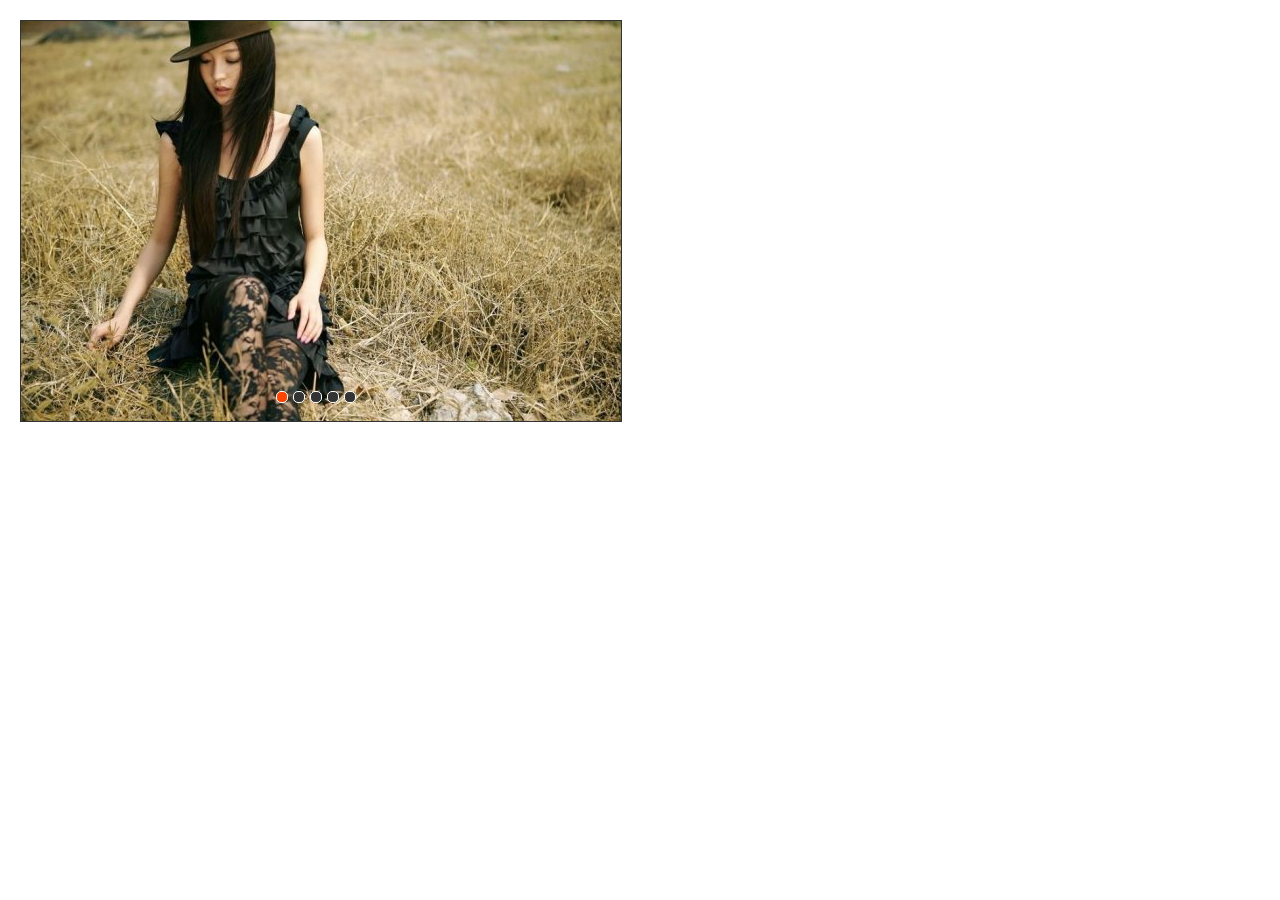
<file: 多种方法实现轮播图/index.html>
<!DOCTYPE html>
<html lang="en">
<head>
	<meta charset="UTF-8">
	<title>轮播图</title>
	<link rel="stylesheet" href="css/style.css" type="text/css">
	<script src="js/script.js" type="text/javascript"></script>
</head>
<body>
	<div id="container">
		<div id="list" style="left:-600px;">
			<img src="img/5.jpg" alt="1">
			<img src="img/1.jpg" alt="1">
			<img src="img/2.jpg" alt="2">
			<img src="img/3.jpg" alt="3">
			<img src="img/4.jpg" alt="4">
			<img src="img/5.jpg" alt="5">
			<img src="img/1.jpg" alt="5">
		</div>
		<div id="buttons">
			<span index="0" class="on"></span>
			<span index="1"></span>
			<span index="2"></span>
			<span index="3"></span>
			<span index="4"></span>

		</div>
		<div>
			<a href="javascript:;" id="prev" class="arrow">&lt;</a>
			<a href="javascript:;" id="next" class="arrow">&gt;</a>
		</div>
	</div>

</body>
</html>
</file>
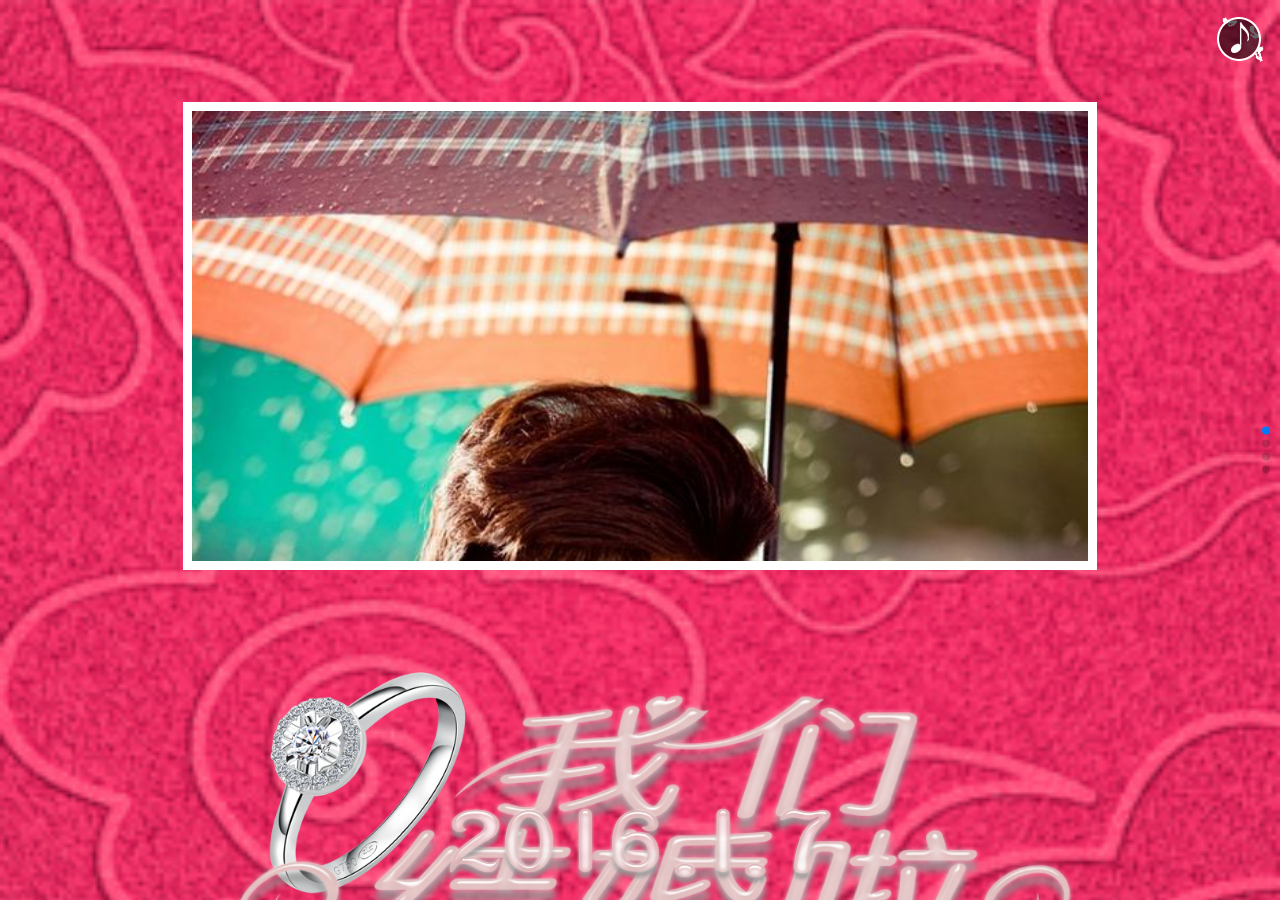
<file: 微场景/index.html>
<!DOCTYPE html>
<html lang="en">

	<head>
		<meta charset="utf-8">
		<title>Swiper demo</title>
		<meta name="viewport" content="width=device-width, initial-scale=1, minimum-scale=1, maximum-scale=1">

		<!-- Link Swiper's CSS -->
		<link rel="stylesheet" href="css/swiper.min.css">
		<link rel="stylesheet" type="text/css" href="css/animate.min.css" />
		<link rel="stylesheet" type="text/css" href="css/style.css" />
	</head>

	<body>
		<!-- Swiper -->
		<div class="swiper-container">
			<div class="swiper-wrapper">

				<div class="swiper-slide one">
					<div class="top ani" swiper-animate-effect="zoomIn" swiper-animate-duration="1.5s" swiper-animate-delay="0.1s">
						<img src="images/one.jpg" />
					</div>
					<div class="bottom">
						<img src="images/jiezhi.png" class="jiezhi ani" swiper-animate-effect="fadeInDown" swiper-animate-duration="1.5s" swiper-animate-delay="2.6s" />
						<img src="images/womenjiehunla.png" class="women ani" swiper-animate-effect="fadeInUp" swiper-animate-duration="1.5s" swiper-animate-delay="1.3s" />
						<img src="images/2016117.png" alt="" class="time ani" swiper-animate-effect="fadeIn" swiper-animate-duration="1.5s" swiper-animate-delay="4s" />
					</div>

				</div>

				<div class="swiper-slide two">
					<div class="left ani" swiper-animate-effect="zoomIn" swiper-animate-duration="2.5s" swiper-animate-delay="0.1s">
						<img src="images/two1.jpg" />
					</div>
					<div class="right "  >
						<div class="pic">
							<div class="top">
								<img src="images/two2.jpg" />
							</div>
							<div class="bottom">
								<img src="images/twoline.png" class="ani" swiper-animate-effect="fadeIn" swiper-animate-duration="1s" swiper-animate-delay="0.5s" />
								<img src="images/t1.png" class="ani" swiper-animate-effect="fadeIn" swiper-animate-duration="1s" swiper-animate-delay="1.5s" />
								<img src="images/twoline.png" class="ani" swiper-animate-effect="fadeIn" swiper-animate-duration="1s" swiper-animate-delay="2.5s" />
								<img src="images/t2.png" class="ani" swiper-animate-effect="fadeIn" swiper-animate-duration="1s" swiper-animate-delay="3.5s" />
								<img src="images/twoline.png" class="ani" swiper-animate-effect="fadeIn" swiper-animate-duration="1s" swiper-animate-delay="4.5s" />
								<img src="images/t3.png" class="ani" swiper-animate-effect="fadeIn" swiper-animate-duration="1s" swiper-animate-delay="5.5s" />
								<img src="images/twoline.png" class="ani" swiper-animate-effect="fadeIn" swiper-animate-duration="1s" swiper-animate-delay="6.5s" />
								<img src="images/t4.png" class="ani" swiper-animate-effect="fadeIn" swiper-animate-duration="1s" swiper-animate-delay="7.5s" />
								<img src="images/twoline.png" class="ani" swiper-animate-effect="fadeIn" swiper-animate-duration="1s" swiper-animate-delay="8.5s" />
								<img src="images/t5.png" class="ani" swiper-animate-effect="fadeIn" swiper-animate-duration="1s" swiper-animate-delay="9.5s" />
								<img src="images/twoline.png" class="ani" swiper-animate-effect="fadeIn" swiper-animate-duration="1s" swiper-animate-delay="10.5s" />
							</div>
							<img src="images/fengche.gif" alt="" class="fengche ani" swiper-animate-effect="fadeIn" swiper-animate-duration="1s" swiper-animate-delay="4.5s" />
						</div>
					</div>
				</div>

				<div class="swiper-slide three">
					<div class="pic ani" swiper-animate-effect="zoomIn" swiper-animate-duration="1.5s" swiper-animate-delay="0.1s">
						<img src="images/three1.jpg" />
					</div>
					<img src="images/hua.png" class="top_hua ani" swiper-animate-effect="fadeIn" swiper-animate-duration="2s" swiper-animate-delay="1.7s" />
					<img src="images/hua2.png" class="bottom_hua ani" swiper-animate-effect="fadeIn" swiper-animate-duration="2s" swiper-animate-delay="1.7s" />
					<img src="images/dog.png" alt="" class="dog ani" swiper-animate-effect="slideInRight" swiper-animate-duration="2s" swiper-animate-delay="1.7s" />
					<img src="images/aini.png" class="aini ani" swiper-animate-effect="fadeIn" swiper-animate-duration="1s" swiper-animate-delay="2.2s" />
					<img src="images/yibeizi.png" class="yibeizi ani" swiper-animate-effect="fadeIn" swiper-animate-duration="1s" swiper-animate-delay="3s" />
				</div>

				<div class="swiper-slide four">
					<div class="content">
						<div class="left">
							<div class="one ani" swiper-animate-effect="zoomIn" swiper-animate-duration="2.5s" swiper-animate-delay="0.1s">
								<img src="images/41.jpg" />
							</div>
							<div class="three ani" swiper-animate-effect="zoomIn" swiper-animate-duration="2.5s" swiper-animate-delay="0.1s">
								<img src="images/43.jpg" />
							</div>
						</div>
						<div class="right">
							<div class="two ani" swiper-animate-effect="zoomIn" swiper-animate-duration="2.5s" swiper-animate-delay="0.1s">
								<img src="images/42.jpg" />
							</div>
							<div class="four ani" swiper-animate-effect="zoomIn" swiper-animate-duration="2.5s" swiper-animate-delay="0.1s">
								<img src="images/44.jpg" />
							</div>

						</div>
						<img src="images/hua2.png" class="bottom_hua ani" swiper-animate-effect="fadeIn" swiper-animate-duration="2s" swiper-animate-delay="1.7s" />

					</div>
					<div class="word">
						<img src="images/chengnuo.PNG" class="left ani" swiper-animate-effect="fadeIn" swiper-animate-duration="2s" swiper-animate-delay="2.5s" />
						<img src="images/xieshou.PNG" class="right ani" swiper-animate-effect="fadeIn" swiper-animate-duration="2s" swiper-animate-delay="2.5s" />
					</div>
				</div>
			</div>
			<!-- Add Pagination -->
			<div class="swiper-pagination"></div>
		</div>

		<!--音乐-->
		<div id="music">
			<img src="images/music.gif" class="m" />
			<img src="images/music_off.png" class="off" />
			<audio src="images/bgmusic.mp3" loop="loop" preload="auto" autoplay="autoplay" class="bgmusic"></audio>
		</div>
		<!--音乐结束-->
	
		<!-- Swiper JS -->
		<script src="js/swiper.min.js"></script>
		<script src="js/swiper.animate1.0.2.min.js"></script>
		<script src="js/js.js"></script>
	</body>

</html>
</file>
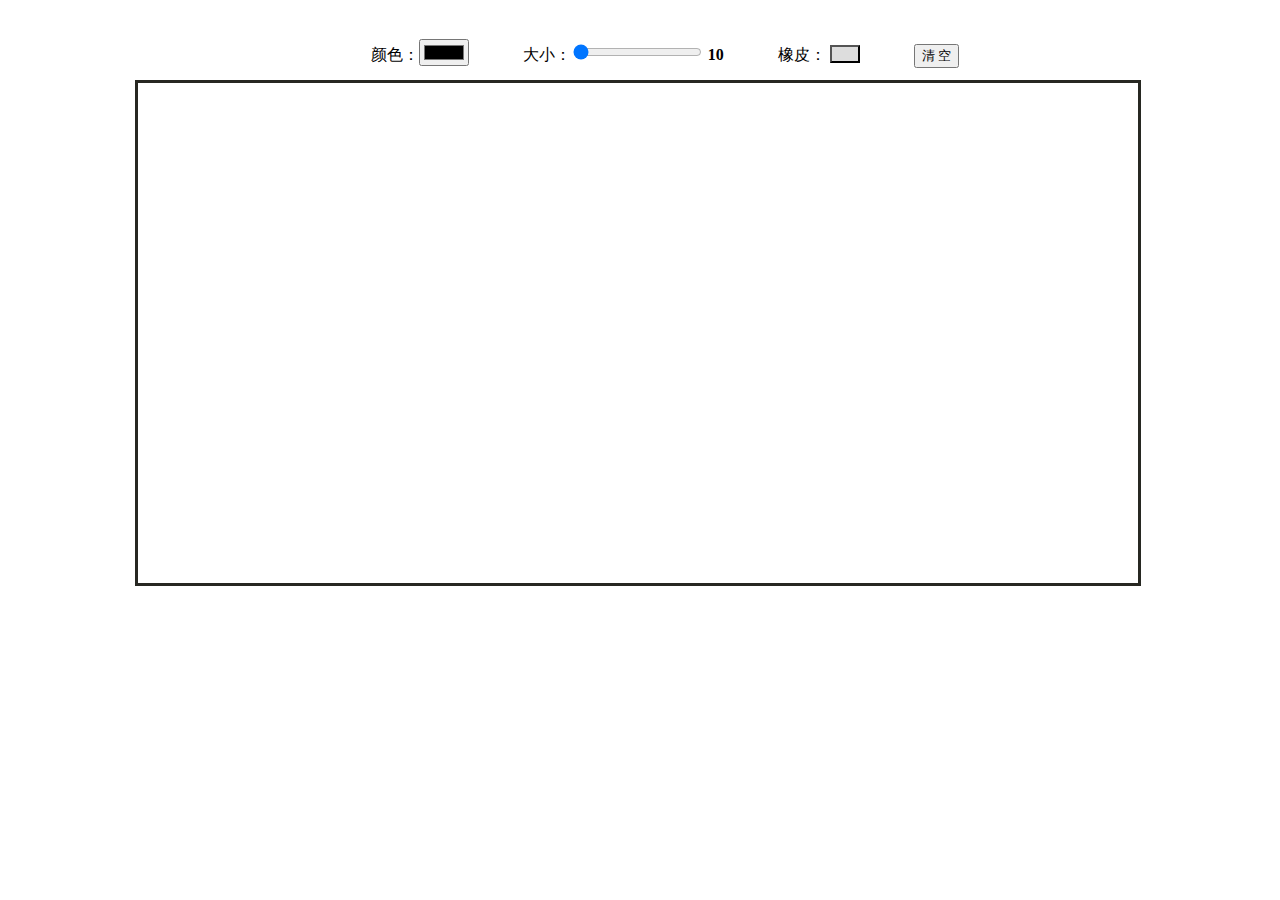
<file: HTML5 画板/canvas.html>
<!DOCTYPE html>
<html lang="en">
<head>
	<meta charset="UTF-8">
	<title>画板</title>
	<style type="text/css">
		.warp{
			margin: 30px auto;
			
			width: 1010px;
		}

		.toolbar{
			line-height: 50px;
			text-align: center;
			width: 100%;
			height: 50px;
		}
		.toolbar span{
			margin-left: 50px;
		}
		#xiangpi {
			text-decoration: none;
			display: inline-block;
			height: 18px;
			width: 30px;
			background-color: #DDD; 
		}
		
		#huaban{
			position: relative;
				
			border:3px solid #272822;
		}
	</style>
</head>
<body>
	<div class="warp">
		<div class="toolbar">
			<span>颜色：<input type="color" id = "mcolor"></span>
			<span >大小：<input type="range" id ="range" max="50" min="10" value="10"> <b id="daxiao">10</b></span>
			<span>橡皮： <button id="xiangpi"></button></span>
			<span><input type="button" id="mbutton" value="清 空"></span>
		</div>
		<div class="main">
			<canvas id="huaban" width="1000" height="500"></canvas>
		</div>

	</div>

	<script>
		var huaban = document.getElementById("huaban"),
		 	range = document.getElementById("range"),
		 	daxiao = document.getElementById("daxiao"),
		 	xiangpi = document.getElementById("xiangpi"),
		   	mbutton = document.getElementById("mbutton"),
			mcolor = document.getElementById("mcolor");
			var ct = huaban.getContext("2d");
				ct.lineWidth = "10";
				ct.strokeStyle = "#000";
		huaban.onmousedown = function(e){
			
			var e = e || window.event;
			var mouseD_X = e.offsetX||e.layerX,
				mouseD_Y = e.offsetY||e.layerY;
			ct.beginPath();
			
			ct.moveTo(mouseD_X,mouseD_Y);
			huaban.onmousemove = function(e){
				mouseD_X = e.offsetX||e.layerX;
				mouseD_Y = e.offsetY||e.layerY;
				ct.lineTo(mouseD_X,mouseD_Y);
				ct.stroke();
			}
		}

		window.onmouseup = function(){
			huaban.onmousemove = null;
		}
		mcolor.onchange = function(){
			ct.strokeStyle = this.value;
		}
		range.onchange = function(){
			daxiao.innerHTML = this.value;
			ct.lineWidth = this.value;
		}
		xiangpi.onclick = function(){
			ct.strokeStyle = "#FFF";
		}
		mbutton.onclick = function(){
			ct.clearRect(0,0,1000,500);
		}
		
	</script>
	
</body>
</html>
</file>
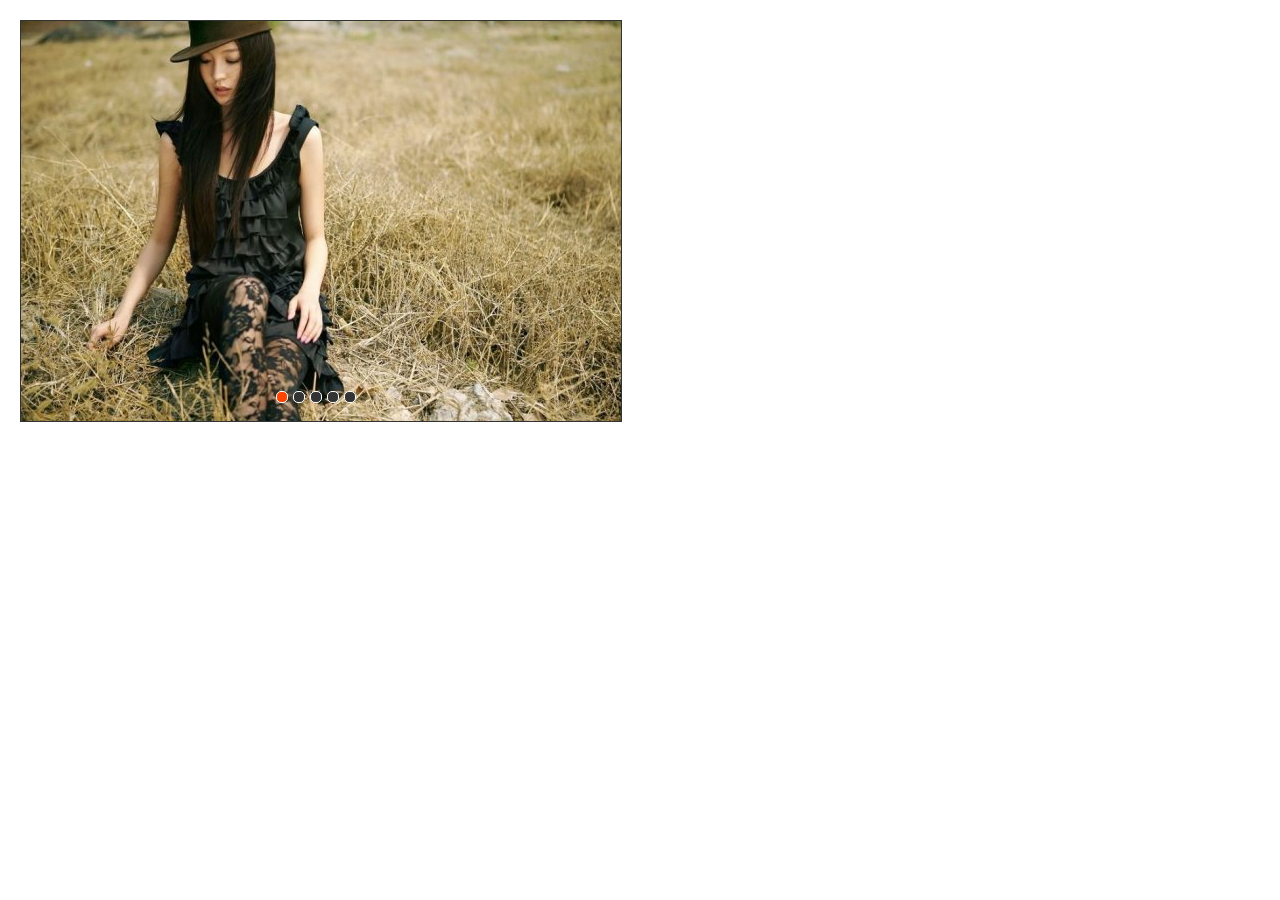
<file: 多种方法实现轮播图/jQuery实现.html>
<!DOCTYPE html>
<html lang="en">
<head>
	<meta charset="UTF-8">
	<title>轮播图</title>
	<link rel="stylesheet" href="css/style.css" type="text/css">
	
</head>
<body>
	<div id="container">
		<div id="list" style="left:-600px;">
			<img src="img/5.jpg" alt="1">
			<img src="img/1.jpg" alt="1">
			<img src="img/2.jpg" alt="2">
			<img src="img/3.jpg" alt="3">
			<img src="img/4.jpg" alt="4">
			<img src="img/5.jpg" alt="5">
			<img src="img/1.jpg" alt="5">
		</div>
		<div id="buttons">
			<span index="0" class="on"></span>
			<span index="1"></span>
			<span index="2"></span>
			<span index="3"></span>
			<span index="4"></span>

		</div>
		<div>
			<a href="javascript:;" id="prev" class="arrow">&lt;</a>
			<a href="javascript:;" id="next" class="arrow">&gt;</a>
		</div>
		
		<script src="js/jquery-3.1.1.js"></script>
		<script src="js/script_jQuery.js" type="text/javascript"></script>

	</div>

</body>
</html>
</file>
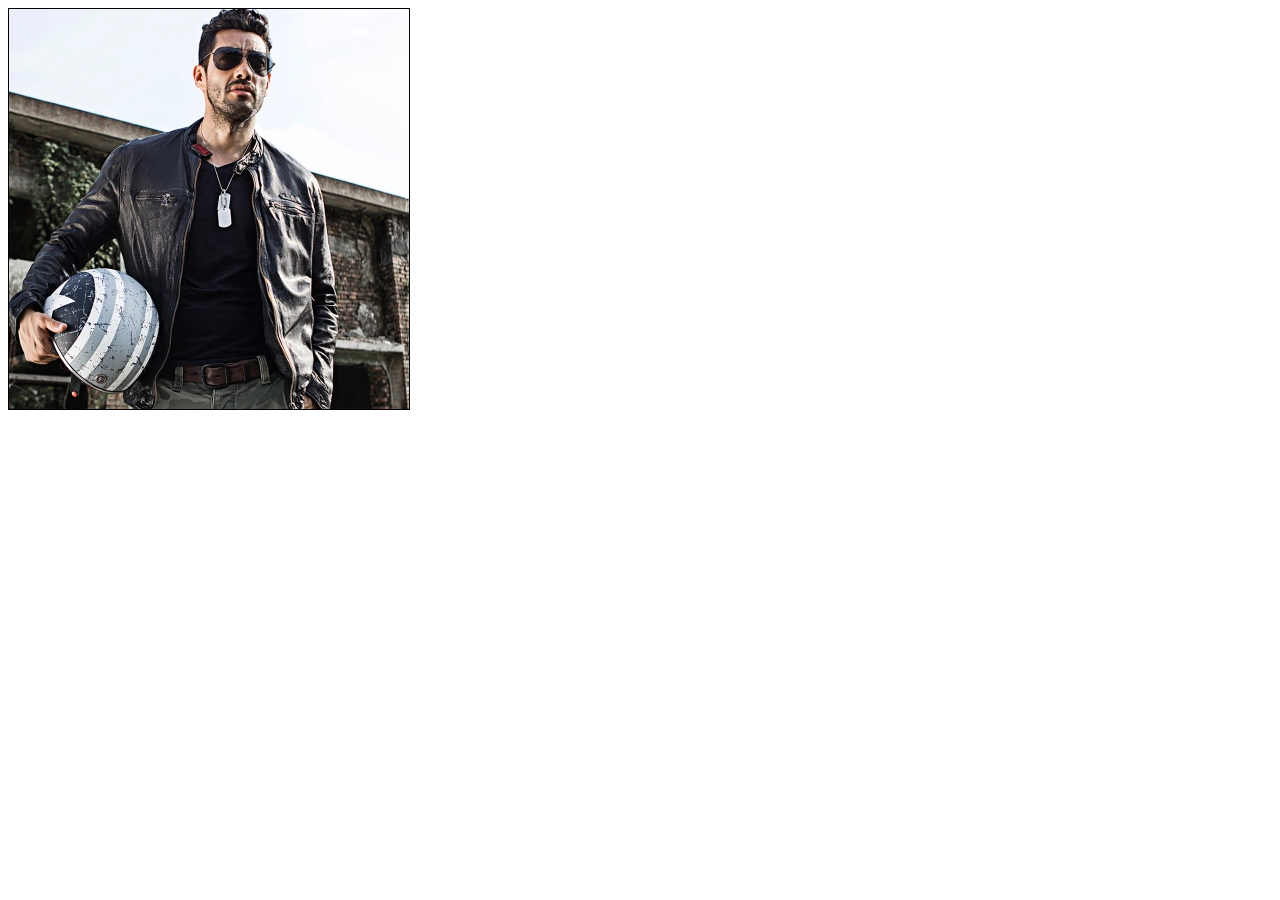
<file: 淘宝放大镜效果/放大镜.html>
<!DOCTYPE html>
<html lang="en">
<head>
	<meta charset="UTF-8">
	<title>放大镜</title>
	<style>
		#left{
			border:1px solid #000;
			width: 400px;
			height: 400px;
			background: url(400.jpg_400x400.jpg_.webp) no-repeat;
			float: left;
			position: relative;
			cursor: crosshair;
		}
		#left_i{
			width: 220px;
			height: 200px;
			background-color: #DDD;
			opacity: 0.6;
			filter:alpha(opacity = 60);
			position: absolute;
			left:0;
			top:0;
			display: none;
		}
		#cover{
			width: 400px;
			height: 400px;
			
			background-color: red;
			opacity: 0;
			filter:alpha(opacity=0);
		}
		#right{
			float: left;
			margin-left: 10px;
			width: 440px;
			height: 400px;
			border:1px solid #000;
			overflow:hidden;
			position: relative;
			display: none;
		}
		img{
			position: absolute;
		}
	</style>
</head>
<body>
	<div>
		<div id="left">
			<div id="left_i"></div>
			<div id="cover"></div>
		</div>
		<div id="right">
			<img src="800.jpg" alt="800">
		</div>
	</div>

	<script>
		var leftDiv = document.getElementById("left"),
		 	cover = document.getElementById("cover"),
		 	right = document.getElementById("right"),
			left_i = document.getElementById("left_i"),
			rightImg = document.getElementsByTagName("img")[0];
		cover.onmousemove = function(e){
			var e = e || window.event;
			var X = e.offsetX||e.layerX,
				Y = e.offsetY||e.layerY; 
			var newX = X - 110 ;
			var newY = Y - 100 ;	
			if (newX<0) {
				left_i.style.left=0;
			}else if(newX>180){
				left_i.style.left= 180+"px";
				rightImg.style.left = -360+"px";
			}else{
				left_i.style.left= newX +"px";
				rightImg.style.left = -2*newX+"px";
			}
			if (newY<0) {
				left_i.style.top=0;
			}else if(newY>200){
				left_i.style.top= 200+"px";
				rightImg.style.top = -400+"px";
			}else{
				left_i.style.top= newY +"px";
				rightImg.style.top = -2*newY+"px";
			}
		}
		
		cover.onmouseout = function(){
			left_i.style.display = "none";
			right.style.display = "none";
		}
		cover.onmouseover = function(){
			left_i.style.display = "block";
			right.style.display = "block";
		}

	</script>
	
</body>
</html>
</file>
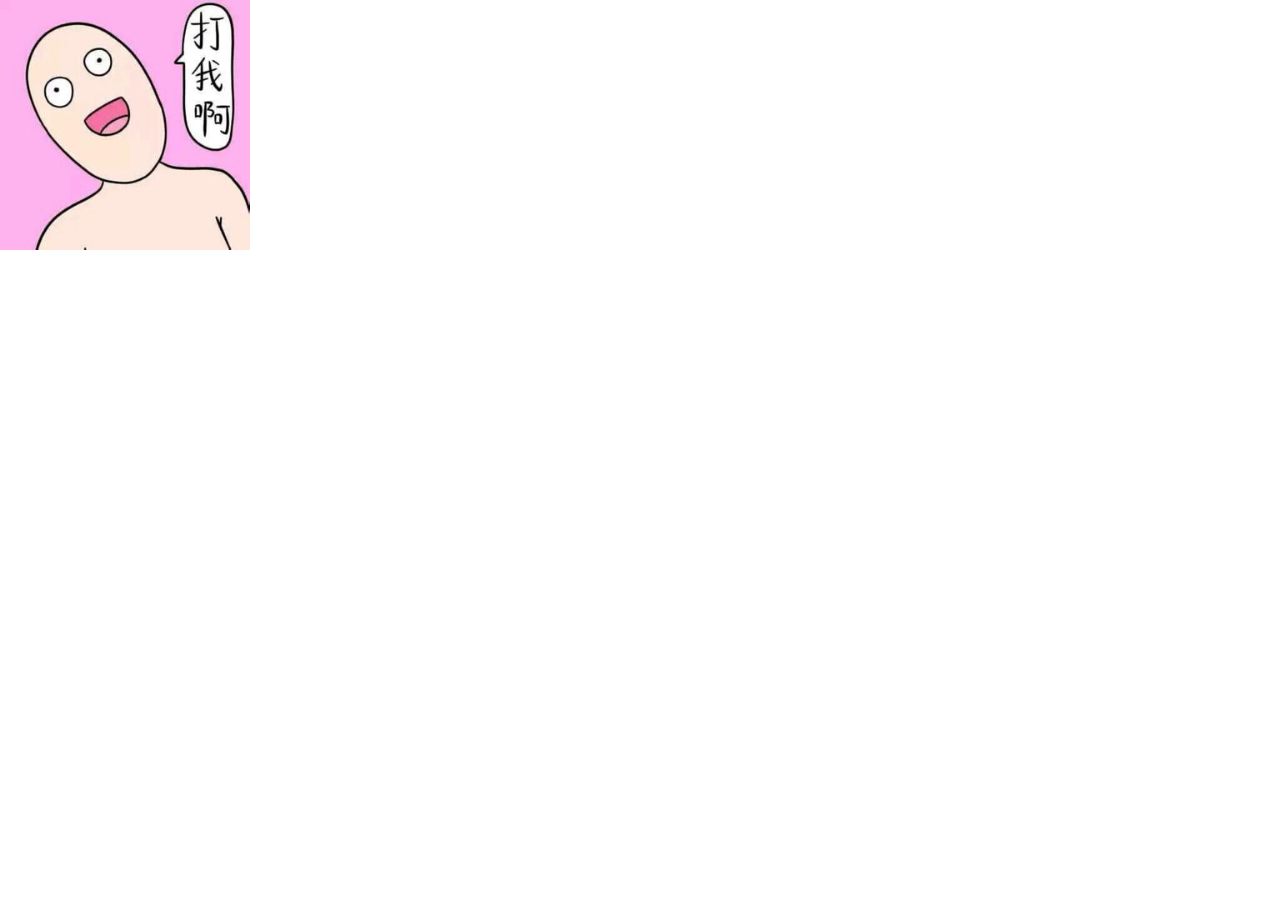
<file: 漂浮广告/漂浮广告.html>
<!DOCTYPE html>
<html lang="en" >
<head>
	<meta charset="UTF-8">
	<title>漂浮广告</title>
	<style>
	*{margin: 0;
		padding:0;}
		img{
			position: absolute;
			height: 250px;
			width: 250px;
		}
	</style>
</head>
<body>
	<img id="icon" src="kill.jpg" alt="icon">

<script>
	var mIcon = document.getElementById("icon");
	var maxTop = document.documentElement.clientHeight - mIcon.offsetHeight;
	var maxLeft = document.documentElement.clientWidth - mIcon.offsetWidth;
	var timer ;
	var x = 5, y =5;
	function go(){
		var newTop = parseInt(mIcon.offsetTop);
		var newLeft = parseInt(mIcon.offsetLeft);
			


		mIcon.style.top = newTop +y +"px";
		mIcon.style.left = newLeft +x +"px";

		if (mIcon.offsetTop>maxTop) {
			mIcon.style.top=maxTop +"px";
		}
		if (mIcon.offsetLeft>maxLeft) {
					mIcon.style.left=maxLeft+"px";
				}
		if (mIcon.offsetTop<0) {
			mIcon.style.top=0+"px";
		}
		if (mIcon.offsetLeft<0) {
			mIcon.style.left=0+"px";
				}	

		
		if (mIcon.offsetTop== maxTop) {
			y=-5;
		}
		if (mIcon.offsetLeft == maxLeft) {
			x=-5;
		}
		if (mIcon.offsetTop == 0) {
			y =5;
		}
		if (mIcon.offsetLeft == 0) {
			x = 5;
		}

	}

	timer = setInterval(go,10);
	window.onresize = function(){
		maxTop = document.documentElement.clientHeight - mIcon.offsetHeight;
		maxLeft = document.documentElement.clientWidth - mIcon.offsetWidth;
	};
	mIcon.onmouseover = function(){
		clearInterval(timer);
		
	}
	mIcon.onmouseout = function(){
		timer = setInterval(go,10);
	}

</script>
	
</body>
</html>
</file>
<file: EventTest/css/style.css>
*{margin: 0;
	padding: 0;}

.title{width:400px;
       height:70px;
       margin:0 auto;
       padding-top:30px;
       text-align: center;
       font-size: 24px;
       font-weight: bold; 
       color: #f00;
       }
.btns{
	width: 190px;
	height: 30px;
	margin: 0 auto;
}
.btns span{
	display: block;
	float: left;
	width: 80px;
	height: 27px;
	line-height: 27px;
	background: #036;
	border: 1px solid #eee;
	border-radius: 7px;
	margin-right: 10px;
	color:#fff;
	text-align: center;
	font-size: 14px;
	font-family: "微软雅黑";
	cursor: pointer;
}
</file>
<file: QQ/css/main.css>
﻿  .loginPanel {
            width: 380px;
            height: 247px;
            left: 400px;
            top: 120px;
            position: absolute;
            border: 1px solid #ccc;
            background: #f6f6f6;
            -moz-border-radius: 10px;
            -webkit-border-radius: 10px;
            border-radius: 10px;
            -moz-box-shadow: 0 0 8px #000;
            -webkit-box-shadow: 0 0 8px #000;
            box-shadow: 0 0 8px #000;
        }


        .login_logo_webqq {
            background: url('../images/login_window_logo.png') no-repeat -210px -0px;
            margin-left: 100px;
            margin-top: 10px;
            width: 200px;
            height: 44px;
            cursor: move;
        }


        .inputs {
            font: bold 15px arial;
            margin-left: 80px;
            margin-top: 30px;
        }

            .inputs .sign-input {
                padding-bottom: 20px;
            }

                .inputs .sign-input input {
                    width: 170px;
                    border: 1px #ccc solid;
                    color: #868686;
                    font-size: 16px;
                    padding: 2px;
                    -moz-border-radius: 10px;
                    -webkit-border-radius: 10px;
                    -khtml-border-radius: 10px;
                    -border-radius: 10px;
                    outline: none;
                }

        .btn {
            background: url("../images/login_btn.png") no-repeat -111px 0;
            width: 111px;
            height: 36px;
            border: 0;
            text-align: center;
            line-height: 20px;
            color: #0C4E7C;
            cursor: pointer;
            margin-left: 14px;
        }


        .login-state-trigger {
            cursor: pointer;
            display: block;
            float: left;
            height: 16px;
            overflow: hidden;
            width: 120px;
            margin: 4px 0 0 0;
        }

        .login-state-trigger2 {
            margin: 10px 0 0 20px;
        }

        .login-state-down {
            background: url("../images/ptlogin.png") no-repeat scroll 0 -22px transparent;
            float: left;
            height: 6px;
            margin-top: 5px;
            overflow: hidden;
            text-indent: -999em;
            width: 7px;
        }

        .login-state-show {
            float: left;
            height: 14px;
            overflow: hidden;
            text-indent: -999em;
            width: 14px;
            margin: 1px 4px 0 0;
        }

        .login-state-txt {
            float: left;
            margin-left: 5px;
            font-size: 12px;
            >line-height:18px!important;
        }

        .login-state .callme {
            background: url("../images/ptlogin.png") -72px 0 no-repeat;
        }

        .login-state .online {
            background: url("../images/ptlogin.png") 0 0 no-repeat;
        }

        .login-state .away {
            background: url("../images/ptlogin.png") -18px 0 no-repeat;
        }

        .login-state .busy {
            background: url("../images/ptlogin.png") -36px 0 no-repeat;
        }

        .login-state .silent {
            background: url("../images/ptlogin.png") -108px 0 no-repeat;
        }

        .login-state .hidden {
            background: url("../images/ptlogin.png") -54px 0 no-repeat;
        }

        .statePanel {
            display: none;
            position: absolute;
            right: 68px;
            top: 193px;
            z-index: 10;
            margin: 0;
            border-width: 1px;
            border-style: solid;
            border-color: #ccc #6a6a6a #666 #cdcdcd;
            padding: 0;
            width: 100px;
            height: 133px;
            overflow: hidden;
            background: white;
            font-size: 12px;
            line-height: 1.5;
        }

            .statePanel .statePanel_li {
                display: block;
                float: left;
                margin: 0;
                padding: 3px 0;
                width: 100px;
                height: 16px;
                line-height: 16px;
                overflow: hidden;
                zoom: 1;
                cursor: pointer;
            }

        .stateSelect_icon {
            float: left;
            margin: 2px 0 0 5px;
            width: 14px;
            height: 14px;
            overflow: hidden;
        }

        .stateSelect_text {
            margin: 0 0 0 22px;
        }

        .bottomDiv {
            margin-left: 70px;
        }

        .ui_boxyClose{width:28px;height:28px;position:absolute;top:-10px;right:-10px;cursor:pointer;background:url('../images/boxy_btn.png') no-repeat;z-index:1}.ie6_0 .ui_boxyClose{background:0;filter:progid:DXImageTransform.Microsoft.AlphaImageLoader(src='boxy_btn.png',sizingMethod='scale')}
</file>
<file: staticwap/css/main.css>
*{
	margin: 0;
	padding: 0;
	font-size: 12px;
}
body {
	background-color: #F5F5F5;
}

.top {
	width: 100%;
	height: 27px;
	background: url(../images/top_bg.jpg) repeat-x;
}
.top_content{
	width: 1000px;
	margin: 0 auto;

}
.top_content li {
	float: right;
	width: 80px;
	list-style-image: url(../images/arrow.jpg); 
}
.top_content a:link, .top_content a:visited{
	color: #8e8e8e;
	text-decoration: none;
}
.top_content a:hover, .top_content a:active{
	color: #C00;
	text-decoration: none;
}
.wrap{

	margin: 0 auto;
	width: 1000px;
	
}
.logo{
	background-color: #FFF;
	height:80px;
}
.logo_left{
	float: left;
}
.logo_right{
	color: #8e8e8e;
	float: right;
	margin: 30px 20px 0 0;
	height: 28px;



}
.logo_right img{
	margin-right: 10px;
	vertical-align: middle;
	
}
.logo_right span{
	color: #c00;
	font-size: 22px;
	font-family: "微软雅黑";

}
.nav{
	clear: left;
	height: 40px;	
}
.nav_left{
	background: url(../images/nav_left.jpg) no-repeat;
	width: 10px;
	float: left;
	height: 40px;
}
.nav_mid{
	background: url(../images/nav_bg.jpg) repeat-x;
	float: left;
	width: 980px;
	height: 40px;

}	
.nav_right{
	background: url(../images/nav_right.jpg) no-repeat;
	float: left;
	width: 10px;
	height: 40px;
}
.nav_mid_left{
	width: 680px;
	float: left;
}
.nav_mid_right{
	width: 300px;
	float: left;
}
.nav_mid_left li{
	list-style-type: none;
	float: left;
	width: 100px;
	text-align: center;
	line-height: 40px;
}
.nav_mid_left  a:link,.nav_mid_left  a:visited{
	text-decoration: none;
	color: #fff;
	font-size: 16px;
	font-family: "微软雅黑"; 
}

.nav_mid_left  a:hover,.nav_mid_left  a:active{
	text-decoration: none;
	color: #f00;
	font-size: 16px;
	font-family: "微软雅黑"; 
}
.search_text{
	width: 190px;
	height: 25px;
	margin-top: 5px;
	background: url(../images/search.jpg) no-repeat right center;
	background-color: #FFF;
	padding-right: 25px;
	border:1px solid #FFF;
}
.ad{
	margin-top: 3px;
	height: 310px;
	overflow: hidden;
}
.main{
	height: 250px;
	margin-top: 3px;
	
}
.news{
	width: 340px;

	border:1px solid #DDD;
}
.products{
	
	width: 410px;
	margin: 0 7px;
	border:1px solid #DDD;

}
.sidebar{
	width: 230px;
}
.news,.products,.sidebar{
	float: left;
	height: 250px;
	background-color: #FFF;
}
.title{
	border-bottom: 1px solid #DDD;
	color: #786F66;
	height: 35px;
	
}
.title_left{
	line-height: 35px;
	padding-left: 10px; 
	width: 120px;
	float: left;
}

.title span{
	float: right;
	text-align: right;
	width: 20%;
	padding-right: 10px; 
}
.title a{
	line-height: 35px;
	font-size: 10px;
	color: #999;
	padding-right: 10px;
	text-decoration: none;
}
.news_pic{
	height: 80px;
	margin-top: 5px;
	line-height: 22px;
}
.news_pic img, .products_pic img{
	float: left;
	margin: 0 5px;
}
.news_pic a, .products_pic a{
	color: #c00;
	text-decoration: none;
}
.news_list{
	clear: both;
	margin-top: 25px;
}
.news_list li{
	
	list-style-type: none;
	
	background: url(../images/list.jpg) no-repeat;
	
	line-height: 17px;
	padding-left: 10px;
	margin: 8px;
	border-bottom: 1px dotted #CCC;
	height: 17px;
	
}
.news_list span{
	float: right;
	font-size: 10px;
	color: #8E8E8E; 
	padding-bottom: 0px;
}
.news_list a:link, .news_list a:visited{
	color: #000;
	font-size: 12px;
	text-decoration: none;

}
.news_list a:hover, .news_list a:active{
	color: #C00;
	font-size: 12px;
	text-decoration: none;
}
.products_pic{
	height: 120px;
	margin-top: 5px;
	line-height: 22px

}
.products_list{
	background: url(../images/product_type_bg.jpg) no-repeat;
	width: 372px;
	height: 27px;
	line-height: 27px;
	margin: 20px auto;
}
.products_list li{
	list-style-type: none;
	float: left;
	width: 25%;
	text-align: center;
	
	
}
.products_list a{
	text-decoration: none;
	color: #111;
	font-size:14px;

}
.video{
	border:1px solid #E8E8E8;
	height: 185px;
	
}
.video_content{
	height: 150px;
	margin: 5px 5px;
}
.service{
	margin-top: 8px;
	height: 55px;
	border: 1px solid #E8E8E8;
}
.copyright{
	width: 100%;
	height: 200px;
	background-color: #E8e8e8;
	margin-top: 10px;
}
.copyright_content{
	margin: 0 auto;
	width: 1000px;
	padding-top: 20px;
}
.copyright_content li{
	list-style-type: none;
	line-height: 30px;
	float: left;
	width: 200px;
	text-align: center;
	background: url(../images/line.png) no-repeat right center; 
}
.copyright_content a{
	text-decoration: none;
	font-size: 18px;
	color: #999;
	font-family: "微软雅黑";

}
.copyright li ul li a{
	font-size: 14px;
}
</file>
<file: 仿小米官网/style/main.css>
.border_hover{border:2px solid #ff6700;color: red;}#wrap{padding-bottom: 40px;}
.comWidth{width:1226px;margin: 0 auto;overflow: hidden;}
.comWidth2{width:1226px;margin: 0 auto;}
.wrap_inner_top{background: #fff;}
.wrap_inner_bottom{background: #F5F5F5;padding-bottom: 60px;padding-top: 30px;}

.box_shadow{transition: all 0.35s;position: relative;z-index: 1;}
.box_shadow:hover{transform: translate3d(0,-2px,0);box-shadow: 0 10px 30px rgba(0,0,0,0.1);z-index: 20;}

.topbar{background: #333;height: 40px;margin-bottom: 10px;}
.topbar .leftArea {z-index: 20;}
.topbar .leftArea li{float: left;}
.topbar .leftArea a{color: #b0b0b0;font-size: 12px;line-height: 40px;}
.topbar .leftArea a:hover{color: #fff;}
.topbar .leftArea .sep{line-height: 35px;color: #424242;width: 16px;display: inline-block;margin: 0 auto;text-align: center;}
.topbar .rightArea{float: right;position: relative;}
.topbar .rightArea a{color: #b0b0b0;font-size: 12px;line-height: 40px;display: inline-block;}
.topbar .rightArea .sep{line-height: 35px;color:#424242;width: 10px;text-align: center;}
.topbar .login a:hover,.topbar .sep a:hover{color: #fff}
.topbar .buy_car{margin-left: 20px;cursor: pointer;overflow: hidden;}
.topbar .buy_car_spec{width: 320px;height: 0px;background: #fff;position: absolute;left: -120px;top: 40px;
	z-index: 3;box-shadow: 0 2px 10px rgba(0,0,0,0.15);}
.topbar .buy_car_spec p{text-align: center;line-height: 100px;font-size: 12px;color: #424242;}
.container{}

.nav{height: 90px;}
.nav .logo{background: url(../images/logo.png) 0 0 no-repeat;width: 55px;height: 55px;margin-right:180px;margin-top: 10px;}
.nav .nav_list{}
.nav .nav_list li{float:left;}
.nav .nav_list a{color: #333;font-size: 16px;padding: 26px 18px 40px;line-height: 85px;}
.nav .nav_list a:hover{color: #ff6700;}

.search{width: 300px;height: 50px;position: relative;margin-top: 15px;margin-left: 20px;}
.search_box .search_txt{width: 230px;height:48px;z-index: 1;
	padding-left: 15px;border:1px solid #e0e0e0;border-right: none;}
.search_btn{width:53px;height: 50px;border:1px solid #e0e0e0;
	background:url(../images/search1.png) 16px 15px no-repeat;}
.search_btn:hover{cursor: pointer;border-color: #ff6700;background:url(../images/search2.png) 16px 15px no-repeat #FF6700;}
.search_box .hot_word1,.search .hot_word2{position: absolute;z-index: 2;opacity: 100;}
.search_box .hot_word1 a,.search .hot_word2 a{font-size: 12px;background: #e0e0e0;padding: 2px 4px;color: #757575;}
.search_box .hot_word1 a:hover,.search .hot_word2 a:hover{background: #ff6700;color:#fff;}
.search_box .hot_word1{left: 125px;top: 17px;}
.search_box .hot_word2{left: 168px;top: 17px;}
.search .search_extra{border:1px solid #ff6700;width: 245px;position: absolute;top: 49px;left: 0;display: none;z-index: 10;}
.search .search_extra a{display: block;background: #fff;padding: 8px 10px;position: relative;}
.search .search_extra a:hover{background: #FAFAFA;}
.search .search_extra .spec_name{color: #424242;font-size: 12px;text-align: right;}
.search .search_extra .result{color: #B5B5B5;font-size: 10px;position: absolute;right: 15px;}

.navMenu{z-index: 30;position: absolute;left: 0;top: 140px; background: #fff;
	border-top: 1px solid #e0e0e0;padding: 20px 0;width: 100%;}
.nav_menu_list{margin-left: 100px;}
.nav_menu_spec li{width: 204px;float: left;}
.nav_menu_list_img{border-right: 1px solid #e0e0e0;display: block;height: 110px;width: 203px;
text-align: center;margin-bottom: 20px;}
.nav_menu_list_title{text-align: center;display: block;color: #757575;font-size: 12px;}
.nav_menu_list_price{display: block;text-align: center;color: #ff6700;font-size: 12px;}
.bdr_0{border-right: none;}
.nav_menu_show1,.nav_menu_show2,.nav_menu_show3,.nav_menu_show4,.nav_menu_show5,.nav_menu_show6{display: none;}


.category{height: 460px;margin-bottom: 15px;position: relative;}
.category .category_hot_list{z-index: 10;height: 460px;width: 6130px;}
.category .category_hot_list li{float: left;width: 1226px;}
.category .category_hot_list img {height: 460px;}
.category_list{padding: 20px 0;width: 234px;background: #333;background: rgba(0,0,0,0.6);z-index: 20;position: absolute;top: 0;left:0;}
.category_list li{}
.category_list li .category_item_icon{display: block;height: 42px;color: #fff;line-height: 42px;padding-left: 30px;
    background: url(../images/icon/navMenu_icon.png) no-repeat 200px 5px;z-index:30; }
.category_list li .category_item_icon:hover{background-color:  #ff6700;}

.category_list .category_item_box{z-index: 20;background: #fff;height: 100px;position: absolute;left:235px;top: 0;
height: 460px;padding-right: 40px;display: none;box-shadow: 0 8px 16px rgba(0,0,0,0.18);/*width: 810px;*/}
.category_list .category_item_box:hover{}
.category_list .category_item_box .category_item_list{margin-right: 20px;width: 270px;}
.category_item_spec{height: 46px;}
.category_item_spec_detail{width: 200px;display: block;height: 46px;line-height: 46px;margin: 20px 0 10px 10px;
    color: #333; }
.category_item_spec_detail .category_item_title{height: 46px;line-height: 46px;position: relative;top:-15px;margin-left: 10px;}
.category_item_spec_detail:hover{color:#ff6700;}
.category_item_spec_detail .category_item_btn{}
.category_item_spec_detail .category_item_btn:hover{color: #fff;background:#ff6700; }
.category_item_spec .category_item_btn{width: 50px;height: 24px; margin-top: 30px;display: block;border:1px solid #ff6700;color: #ff6700;
 text-align: center;line-height: 24px;}

.category_item_spec .category_item_btn:hover{cursor: pointer;background:#ff6700;color: #fff; }

.category .category_move{position: absolute;bottom: 20px;left: 1100px;z-index: 30;}
.category .category_move li{margin: 0 5px;float: left;}
.category .category_move li span,.common_move {width: 6px;height: 6px;display: block;border: 2px solid #fff;
border-color: rgba(255,255,255,0.3);border-radius: 10px;background: rgba(0,0,0,0.4);overflow: hidden;}
.category .category_move li .cur_move{background: #fff;background: rgba(255,255,255,0.4);border-color: rgba(0,0,0,0.3);}
.category .category_move li span:hover{cursor: pointer;background: rgba(255,255,255,0.4);}
.channel{height: 170px;}
.channel_list{height: 170px;width:234px;background: #5f5750;}
.channel_list  li{float: left;height: 82px;}
.channel_list  li a{width: 70px;height: 64px;display: block;padding-top: 18px;color: rgba(255,255,255,0.7);
border-bottom: 1px solid #665E57;border-right: 1px solid #665E57;line-height: 74px;text-align: center; font-size : 12px;
margin-left: 7px;}
.channel_list .channel1{background: url(../images/icon/channel1.png) 50% 35% no-repeat;}
.channel_list .channel2{background: url(../images/icon/channel2.png) 50% 35% no-repeat;}
.channel_list .channel3{background: url(../images/icon/channel3.png) 50% 35% no-repeat;}
.channel_list .channel4{background: url(../images/icon/channel4.png) 50% 35% no-repeat;}
.channel_list .channel5{background: url(../images/icon/channel5.png) 50% 35% no-repeat;}
.channel_list .channel6{background: url(../images/icon/channel6.png) 50% 35% no-repeat;}

.hot_img{margin-left: 12px;}

.spec_top{height: 50px;margin-top: 50px;}
.spec_top .spec_type_nav li{float: left;}
.spec_top .spec_type_nav li a,.normal{color: #424242;font-size: 16px;margin-left: 24px;padding-bottom: 3px;}
.spec_top .spec_type_nav li a:hover,.spec_top .spec_type_nav li .cur{cursor: pointer;color: #ff6700;border-bottom: 2px solid #ff6700;}
.spec_item{width: 234px;height: 300px;background: #fff;padding-top: 39px;margin-right: 14px;margin-bottom: 30px;}
.spec_img{width: 160px;height: 160px;display:block;margin: 0 auto;cursor: pointer;}
.spec_img img{width: 160px;height: 160px;}
.spec_type_title{font-weight: normal;font-size: 22px;color: #333;}
.spec_title{text-align: center;}
.spec_title a{color: #212121;font-size: 14px;font-weight: normal;}
.spec_desc{text-align: center;font-size: 12px;color: #b0b0b0;margin-bottom: 10px;}
.spec_money{text-align: center;color: #ff6709;}

.star_spec{position: relative;height: 500px;}
.star_spec,.recommend{width: 2480px; }
.star_spec .spec_item_list{height: 340px;position: absolute;left: 0;top: 100px;padding-bottom: 20px;}
.star_spec .spec_item{background: #FAFAFA;}

.star_spec li,.recommend li{float: left;}
.star_spec .spec_img{margin-bottom: 20px;}
.star_spec .spec_left_right,.recommend .spec_left_right{width: 100px;height: 20px;margin-left:1022px;margin-top: 10px; }
.star_spec .spec_left_right a,.recommend .spec_left_right a{width: 34px;height: 22px;border: 1px solid #e0e0e0;
display: block;cursor: pointer;}
.star_spec .spec_left_right img,.recommend .spec_left_right img{margin: 4px 0px 0 12px;}
.spec_top_border1{border-top: 1px solid #ffac13;}
.spec_top_border2{border-top: 1px solid #83c44e;}
.spec_top_border3{border-top: 1px solid #83c44e;}
.spec_top_border4{border-top: 1px solid #e53935;}
.spec_top_border5{border-top: 1px solid #00c0a5;}

.recommend{position: relative;height: 400px;}
.recommend .recommend_spec_list{position: absolute;left: 0;top: 50px;padding-bottom: 20px;}
.recommend .spec_left_right{margin-left:1066px;}

.hardware{}
.hardware .view_all{margin-top: 10px;}
.hardware .view_all:hover{cursor: pointer;}
.hareware_main{background: red;}
.hardware_list{width: 992px;}
.hardware_list li{float: left;width: 234px;height: 260px;margin: 0 0 14px 14px;padding: 20px 0; }


.match{}
.match_list{width: 992px;}
.match_main{width: 234px;}
.match_main img{margin-bottom: 14px;}
.match_list .spec_item{float: left;margin: 0 0 14px 14px;height: 232px;padding:34px 20px;width: 194px;display: block;}
.match_list .spec_money{margin-bottom: 10px;}
.match_list .del{text-decoration: line-through;color: #b0b0b0;margin-left: 5px;}
.mr_0 {margin-right: 0;}
.match_list .spec_img{display: block;cursor: pointer;}
.match_list .spec_img img{width: 150px;height: 150px;}
.match_list .small_match_spec{background: #F5F5F5;height: 300px; padding: 0;}
.small_spec1,.small_spec2{height: 143px;width: 234px;margin-bottom: 14px;background: #fff;position: relative;}
.small_spec1 img,.small_spec2 img{width: 80px;height: 80px;position: absolute;right: 30px;top: 30px;}
.small_title{position: absolute;top: 50px;left: 30px;color: #333;}
.small_money{position: absolute;top: 70px;left: 30px;color: #ff6709;}
.small_spec2 .small_title{font-size: 18px;top: 45px;left: 30px;}
.small_spec2 .small_money{font-size: 12px;top: 75px;left: 30px;color: #555;}
.small_spec2 .more{width: 49px;height: 49px;position: absolute;top:45px;right: 40px; }


#review .review_spec{}
#review .review_spec li{float: left;background: #fff;padding-bottom:20px;width: 296px;margin-right: 14px;margin-bottom: 20px;}
#review .review_spec .active{margin-right: 0;}
#review .review_spec .review_spec_img{margin-bottom: 28px;}
#review .review_spec_desc{color: #333;width: 236px;margin: 0 auto 5px;height: 42px;}
#review .review_spec_comment{font-size: 12px;margin:0 0 15px 30px;color: #b0b0b0;display: block;}
#review .review_spec_info{margin: 0 30px;}
#review .review_spec_title{color: #333;margin-right: 5px;}
#review .review_spec_price{color: #ff6700;margin-left: 5px;}


.content{height: 500px;}
.content .spec_type_title{margin-bottom: 10px;}
.content .content_spec .content_spec_wrap{float: left;background: #fff;padding:40px 0 5px 0;width: 296px;
    margin-right: 14px;position: relative;height: 374px;overflow: hidden;}
.content .content_spec .mr_0{margin-right: 0;}
.content .content_spec .content_left{position: absolute;left:0;top: 180px;display: none;z-index: 10;}
.content .content_spec .content_right{position: absolute;right:0;top: 180px;display: none;z-index: 10;}
.content .content_spec{display: block;}
.content .content_type{text-align: center;color: #ffac13;font-weight: normal;margin-bottom: 20px;}
.content .content_spec_title{font-weight: normal;text-align: center;color: #333;font-size: 20px;margin-bottom: 5px;}
.content .content_spec_desc{text-align: center;font-size: 12px;margin: 0 48px 10px;color: #b0b0b0;}
.content .content_spec_price{color: #333;text-align: center;margin-bottom: 10px;margin: 0 50px;}
.content .content_spec .content_spec_list{height: 250px;width: 1190px;position: absolute;left:0;top: 100px;}
.content .content_spec .content_spec_list li{float: left;width:296px;}
.content .content_spec .content_spec_list li a{width: 250px;margin: 0 auto;}
.content .content_spec img{margin: 0 auto 30px;display: block;}
.content .content_page{width: 150px;position: absolute;left:75px;bottom: 10px;}
.content .content_page li{float: left;width: 36px;height: 10px;margin-right: 0;height: 30px;padding: 0;}
.content .content_page li span{width: 6px;height: 6px;display: block;
background: #B0B0B0;margin: 0 auto;border-radius: 6px;}
.content .content_page li span:hover{cursor: pointer;}
.content .content_page .active{border: 2px solid #ff6700;background: #fff;}

#video{}
#video .video_spec{}
#video .video_spec li{width: 296px;background: #fff;padding-bottom: 20px;float: left;margin-right: 14px;}
#video .video_spec img{margin-bottom: 20px;}
#video .video_spec_title{margin:0 auto;width:200px;font-weight: normal;margin-bottom: 5px;}
#video .review_spec_desc{color: #b0b0b0;font-size: 10px;text-align: center;}
#video .video_spec .mr_0{margin-right: 0;}


#footer{background: #fff;}
#footer .footer_top{}
#footer .footer_top_service{}
#footer .footer_top_service li{float: left;width: 243px;border-bottom: 1px solid rgb(224, 224, 224);margin-bottom: 20px;}
#footer .footer_top_service a{display: block;height: 25px;padding-left: 30px;font-size: 16px;
color: #616161;text-align: center;margin-bottom: 30px;border-right: 1px solid rgb(224, 224, 224);}
#footer .footer_service1{background: url(../images/icon/footer_service1.png) no-repeat 55px 0;}
#footer .footer_service2{background: url(../images/icon/footer_service2.png) no-repeat 55px 0;}
#footer .footer_service3{background: url(../images/icon/footer_service3.png) no-repeat 55px 0;}
#footer .footer_service4{background: url(../images/icon/footer_service4.png) no-repeat 55px 0;}
#footer .footer_top_service .footer_service5{background: url(../images/icon/footer_service5.png) no-repeat 55px 0;border:none;}
#footer .footer_top_links{padding-bottom: 30px;}
#footer .links_service{width: 165px;}
#footer .links_service_title{color: #424242;font-size: 14px;font-weight: normal;}
#footer .links_service_content{}
#footer .links_service_content a{color: #757575;font-size: 12px;margin-bottom: 10px;display: block;}
#footer .links_service_content a:hover{color: #ff6700;}
#footer .links_tel{margin-top: 20px;margin-right: 50px;border-left: 1px solid #e0e0e0;padding-left: 65px;}
#footer .links_tel_num{color: #ff6700;font-size: 22px;}
#footer .links_tel_info{width: 140px;text-align: center;font-size: 12px;color: #616161;}
#footer .links_tel_img{margin-left: 10px;margin-top: 18px;}

#footer .footer_bottom{background: #fafafa;}
#footer .footer_bottom{padding: 30px 0;}
#footer .footer_bottom_img{margin-right: 10px;}
#footer .footer_bottom_nav li{float: left;}
#footer .footer_bottom_nav a{color: #757575}
#footer .footer_bottom_info{color: #b0b0b0;font-size: 12px;}
</file>
<file: 多种方法实现轮播图/css/style.css>
*{
    margin: 0;
    padding: 0;
    text-decoration: none; 
}
body{
    margin: 20px;
}
#container{
    width: 600px;
    height: 400px;
    position: relative;
    border:1px solid #333;
    overflow: hidden;
}
#list{
    width: 4200px;
    height: 400px;
    position:absolute;
}
#list img{
    float: left;

}
#buttons{
    height: 10px;
    width:100px; 
    position: absolute;
    z-index: 2;
    bottom: 20px; left: 250px;
}
#buttons span{
    width: 10px;
    height: 10px;
    border:1px solid #fff;
    float: left;
    border-radius: 5px;
    margin-left: 5px;
    background-color: #333;
    cursor: pointer;
}
#buttons .on{
    background: orangered;
}
.arrow{
    text-align: center;
    width: 40px;
    height: 40px;
    position: absolute;
    top: 180px;
    color: #FFF;
    font-size: 36px;
    line-height: 36px;
    background-color: RGBA(0,0,0,.3);
    font-weight: bold;
    display: none;
}
.arrow:hover{
    background-color: rgba(0,0,0,7);
}
#prev {
    left: 10px;
}
#next{
    right: 10px;
}
#container:hover .arrow{
    display: block;
}
</file>
<file: 微场景/css/style.css>
html,
body {
	position: relative;
	height: 100%;
	background: darkgrey;
}

body {
	font-family: Helvetica Neue, Helvetica, Arial, sans-serif;
	font-size: 14px;
	color: #000;
	margin: 0;
	padding: 0;
	font-family: 微软雅黑;
}

.swiper-container {
	width: 100%;
	height: 100%;
}

.swiper-slide {
	text-align: center;
	font-size: 18px;
	/* Center slide text vertically */
	/*display: -webkit-box;
	display: -ms-flexbox;
	display: -webkit-flex;*/
	/*display: flex;*/
	-webkit-box-pack: center;
	-ms-flex-pack: center;
	-webkit-justify-content: center;
	justify-content: center;
	-webkit-box-align: center;
	-ms-flex-align: center;
	-webkit-align-items: center;
	align-items: center;
}

#music {
	width: 60px;
	height: 60px;
	position: fixed;
	top: 10px;
	right: 10px;
	z-index: 1111111;
	/*border: 1px solid red;*/
	background-size: 60px 60px;
}

@keyframes music {
	from {
		transform: rotate(0deg);
	}
	to {
		transform: rotate(360deg);
	}
}

#music img.m {
	width: 60px;
	height: 60px;
}

#music img.off {
	position: absolute;
	left: 7px;
	top: 7px;
	animation: music 2s linear infinite;
}


/*第一块样式*/

.swiper-slide.one {
	background: url(../images/onebg.png);
	background-size: cover;
}

.swiper-slide.one .top {
	width: 70%;
	height: 50%;
	margin: 0 auto;
	margin-top: 8%;
	border: 9px solid white;
	overflow: hidden;
	position: relative;
}

.swiper-slide.one .top img {
	width: 100%;
	display: block;
}

.swiper-slide.one .bottom {
	width: 70%;
	height: 30%;
	margin: 0 auto;
	margin-top: 5%;
	/*border: 1px solid white;*/
	position: relative;
}

.swiper-slide.one .bottom .jiezhi {
	position: absolute;
	left: 5%;
	top: 0;
	width: 35%;
}

.swiper-slide.one .bottom .women {
	display: block;
	width: 100%;
	position: absolute;
	top: 13%;
	left: 3%;
}

.swiper-slide.one .bottom .time {
	position: absolute;
	bottom: 0px;
	left: 50%;
	display: block;
	width: 50%;
	transform: translateX(-50%);
}
/*第一块结束*/


/*第二块*/

.swiper-slide.two {
	background: url(../images/twobg.jpg) no-repeat;
	background-size: cover;
}

.swiper-slide.two .left {
	width: 30%;
	height: 20%;
	border: #FFEBEB 9px solid;
	position: absolute;
	left: 5%;
	top: 5%;
	overflow: hidden;
	z-index: 1;
}

.swiper-slide.two .left img {
	position: absolute;
	display: block;
	width: 100%;
	left: 0;
	top: 0;
}

.swiper-slide.two .right {
	border: #FFEBEB 9px solid;
	width: 60%;
	height: 80%;
	position: absolute;
	right: 5%;
	top: 10%;
	background: #FFEBEB;
}

.swiper-slide.two .right .top {
	width: 100%;
	height: 60%;
	overflow: hidden;
	position: absolute;
	left: 0;
	top: 0;
}

.swiper-slide.two .right .top img {
	width: 100%;
}

.swiper-slide.two .right .bottom {
	width: 100%;
	height: 100%;
	overflow: hidden;
	position: absolute;
	top: 62%;
	left: 0;
}

.swiper-slide.two .right .bottom img {
	float: left;
	width: 100%;
}

.swiper-slide.two .fengche {
	position: absolute;
	bottom: 40%;
	right: -10%;
	display: block;
	width: 35%;
}


/*第二块结束*/


/*第三块*/

.swiper-slide.three {
	background: url(../images/twobg.jpg) no-repeat;
	background-size: cover;
}

.swiper-slide.three .pic {
	width: 70%;
	height: 60%;
	border: 9px solid #FFFFFF;
	margin: 0 auto;
	margin-top: 10%;
	overflow: hidden;
}

.swiper-slide.three .pic img {
	width: 100%;
}

.swiper-slide.three .top_hua {
	position: absolute;
	right: 0;
	top: 0;
	width: 80%;
}

.swiper-slide.three .bottom_hua {
	position: absolute;
	left: 0;
	bottom: 0;
	width: 80%;
}

.swiper-slide.three .dog {
	width: 30%;
	position: absolute;
	top: 58%;
	right: 20%;
}

.swiper-slide.three .aini {
	float: right;
	width: 70%;
	margin-top: 5%;
}

.swiper-slide.three .yibeizi {
	float: right;
	width: 70%;
	margin-top: 5%;
}


/*第三块结束*/


/*第四块*/

.swiper-slide.four {
	background: url(../images/twobg.jpg) no-repeat;
	background-size: cover;
}

.swiper-slide.four .content {
	width: 84%;
	margin: 0 auto;
	margin-top: 10%;
	height: 70%;
	border: 9px solid #FFFFFF;
}


/*.swiper-slide.four .content>div{
	width: 49%;
	overflow: hidden;
}*/
.swiper-slide.four .content div div{
	position: relative;
}
.swiper-slide.four .content div div img {
	height: 100%;
	display: block;
	float: left;
	position: absolute;
	left: 50%;
	top: 0;
	transform:  translateX(-50%);
}

.swiper-slide.four .content .left {
	width: 50%;
	float: left;
	height: 100%;
}

.swiper-slide.four .content .right {
	width: 50%;
	float: right;
	height: 100%;
}

.swiper-slide.four .content .left div.one {
	height: 25%;
	overflow: hidden;
}

.swiper-slide.four .content .right div.two {
	height: 55%;
	overflow: hidden;
}

.swiper-slide.four .content .left div.three {
	height: 75%;
	overflow: hidden;
}

.swiper-slide.four .content .right div.four {
	height: 45%;
	overflow: hidden;
}
.swiper-slide.four .bottom_hua {
	position: absolute;
	left: 0;
	bottom: 0;
	width: 70%;
}
.swiper-slide.four .word{
	width: 100%;
	height: 10%;
	/*background: purple;*/
	position: relative;
	z-index: 10;
	margin-top: 3%;
}
.swiper-slide.four .word img{
	display: block;
	width: 40%;
}
.swiper-slide.four .word img.left{
	float: left;
	margin-left: 8%;
}
.swiper-slide.four .word img.right{
	float: right;
	margin-right: 8%;
}
/*第四块结束*/

p.copy{
	font-size: 3vw;
	color: white;
	text-align: center;
	opacity: 0.7;
	line-height: 1.1em;
	position: fixed;
	bottom: 0;
	left: 0;
	z-index: 999;
	width: 100%;
}
</file>
